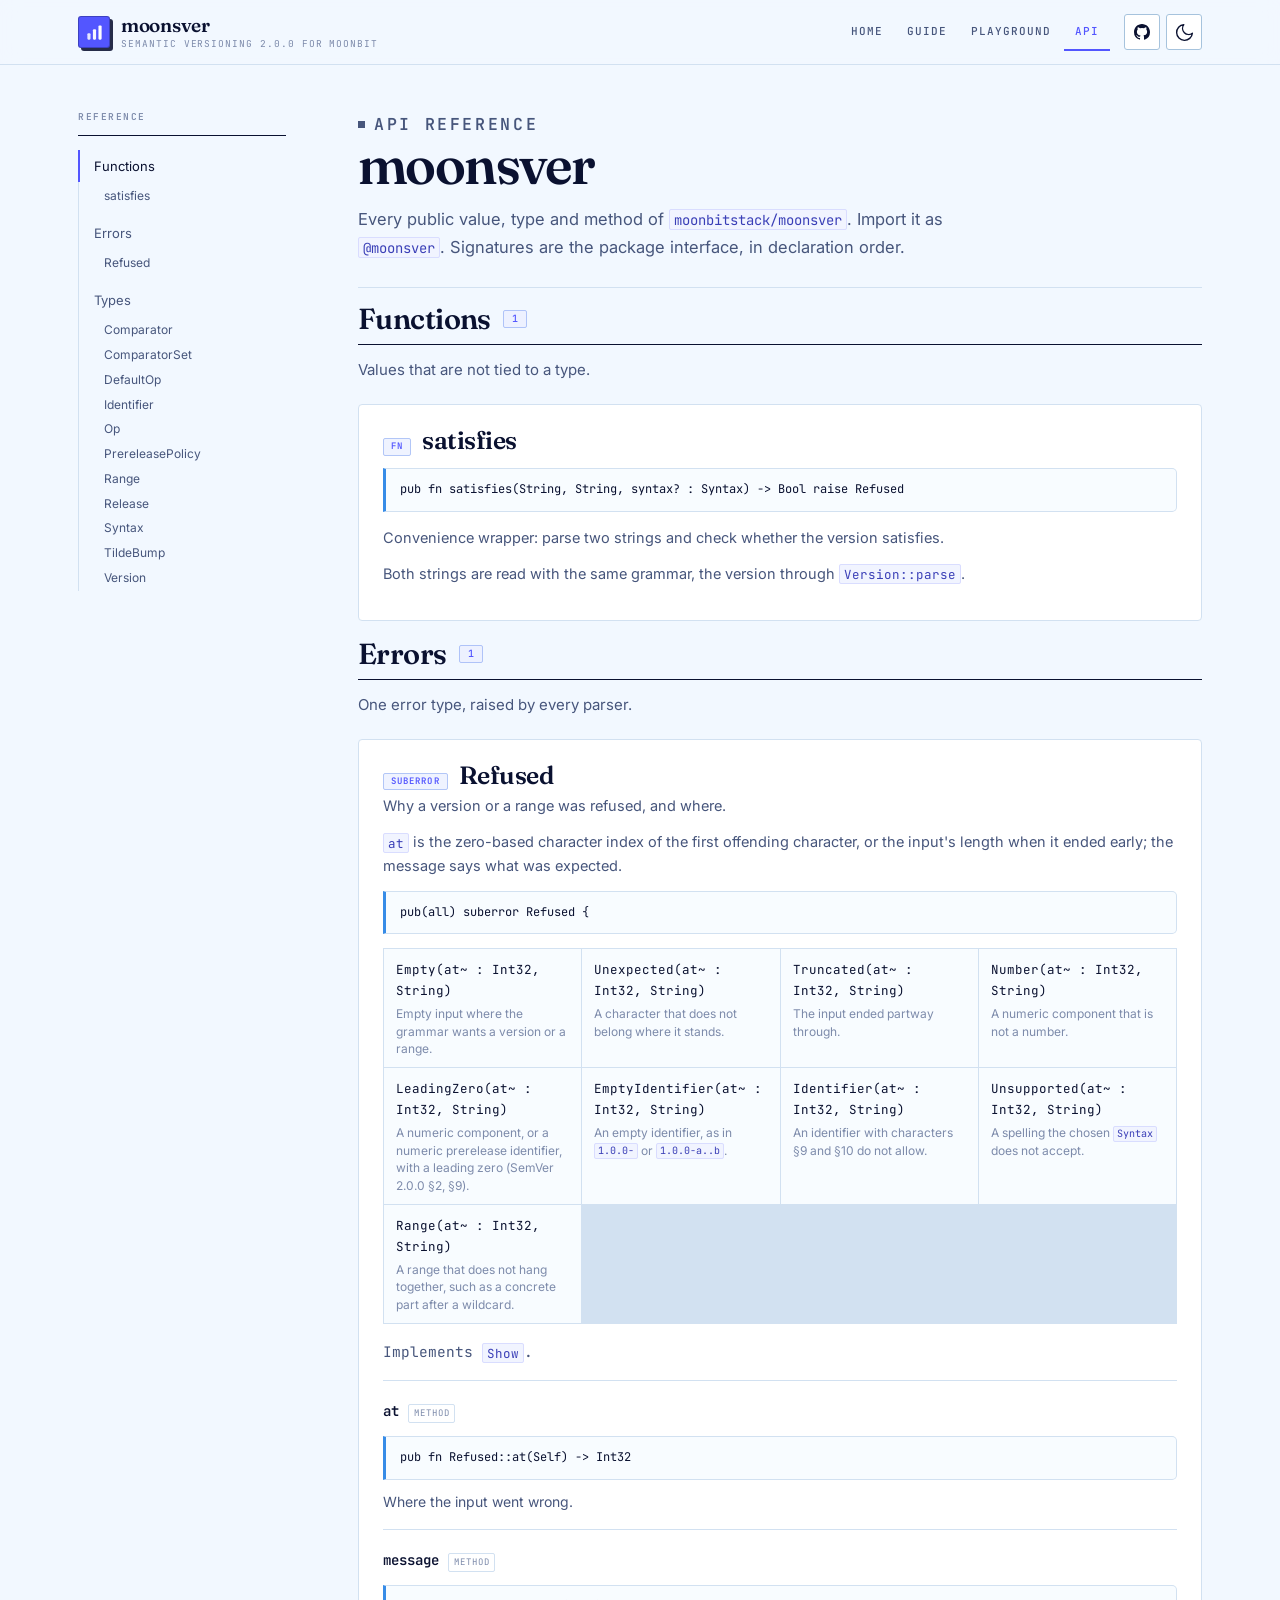
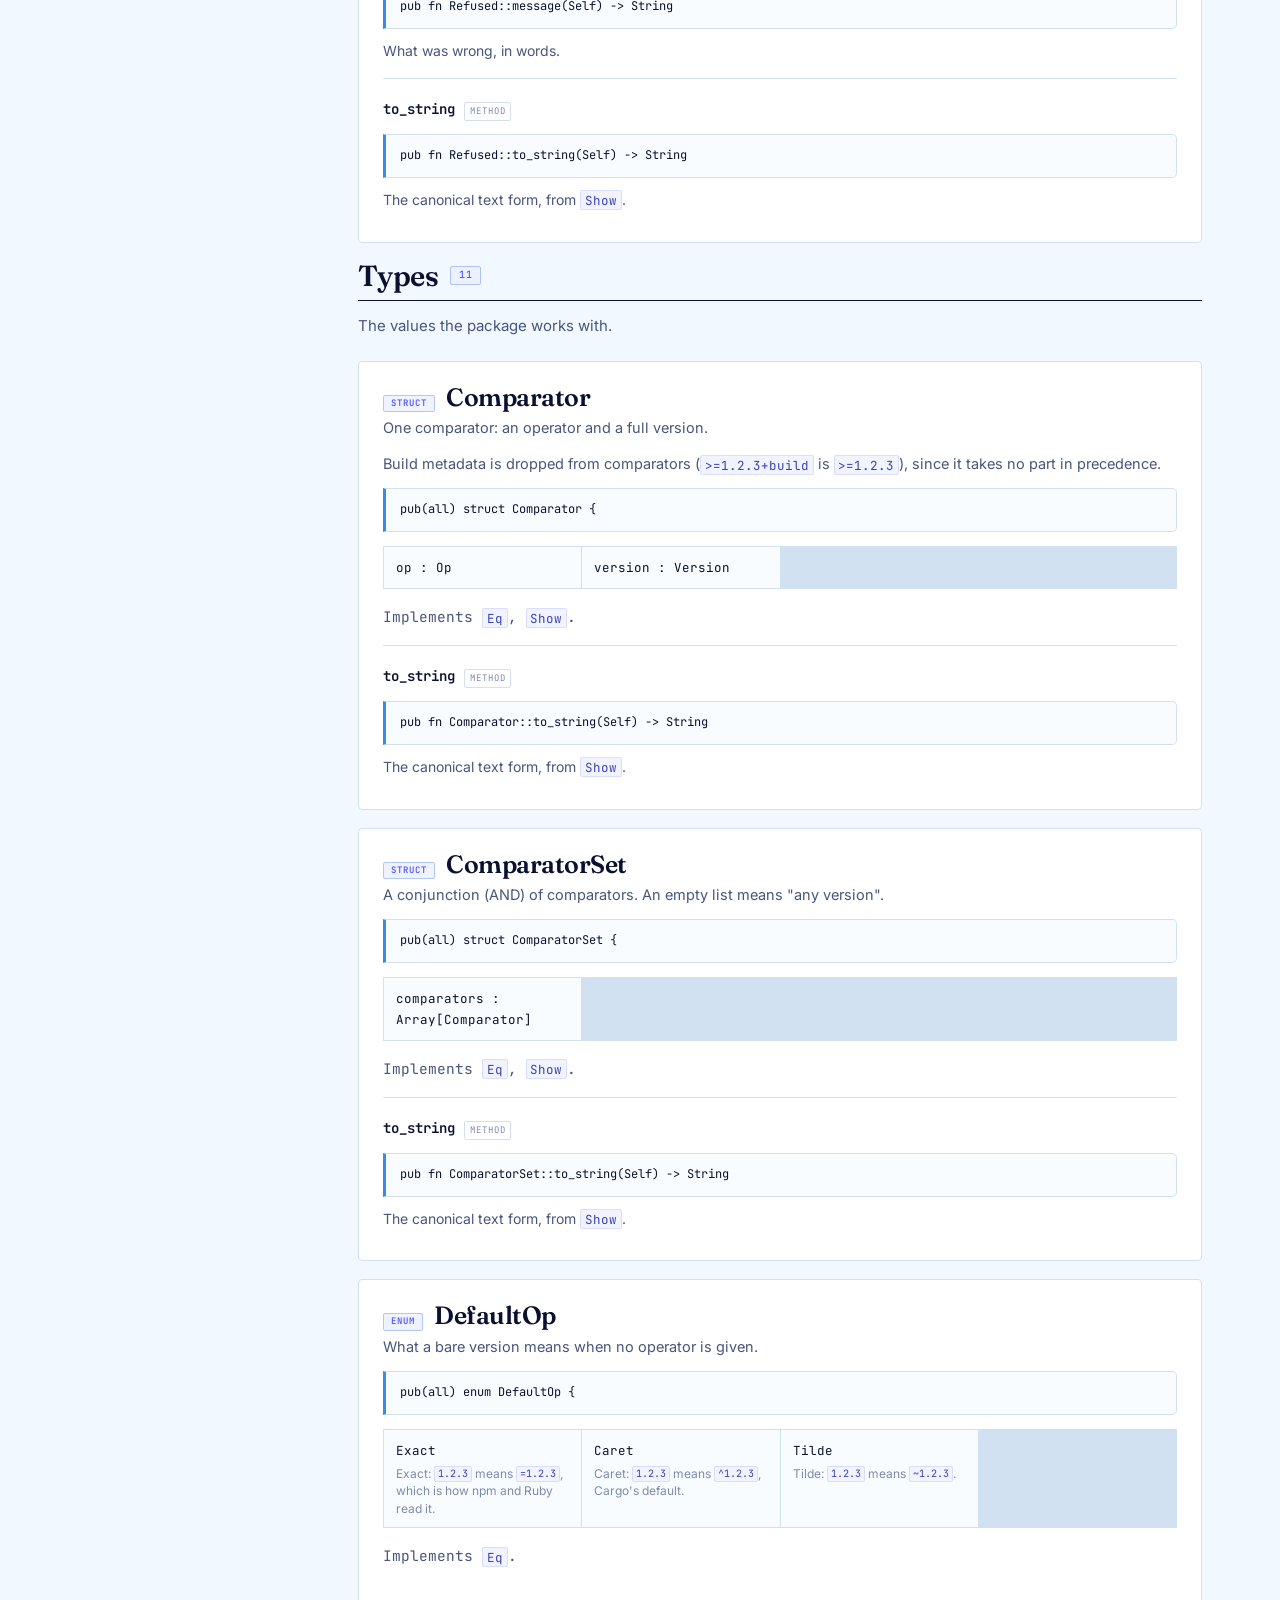
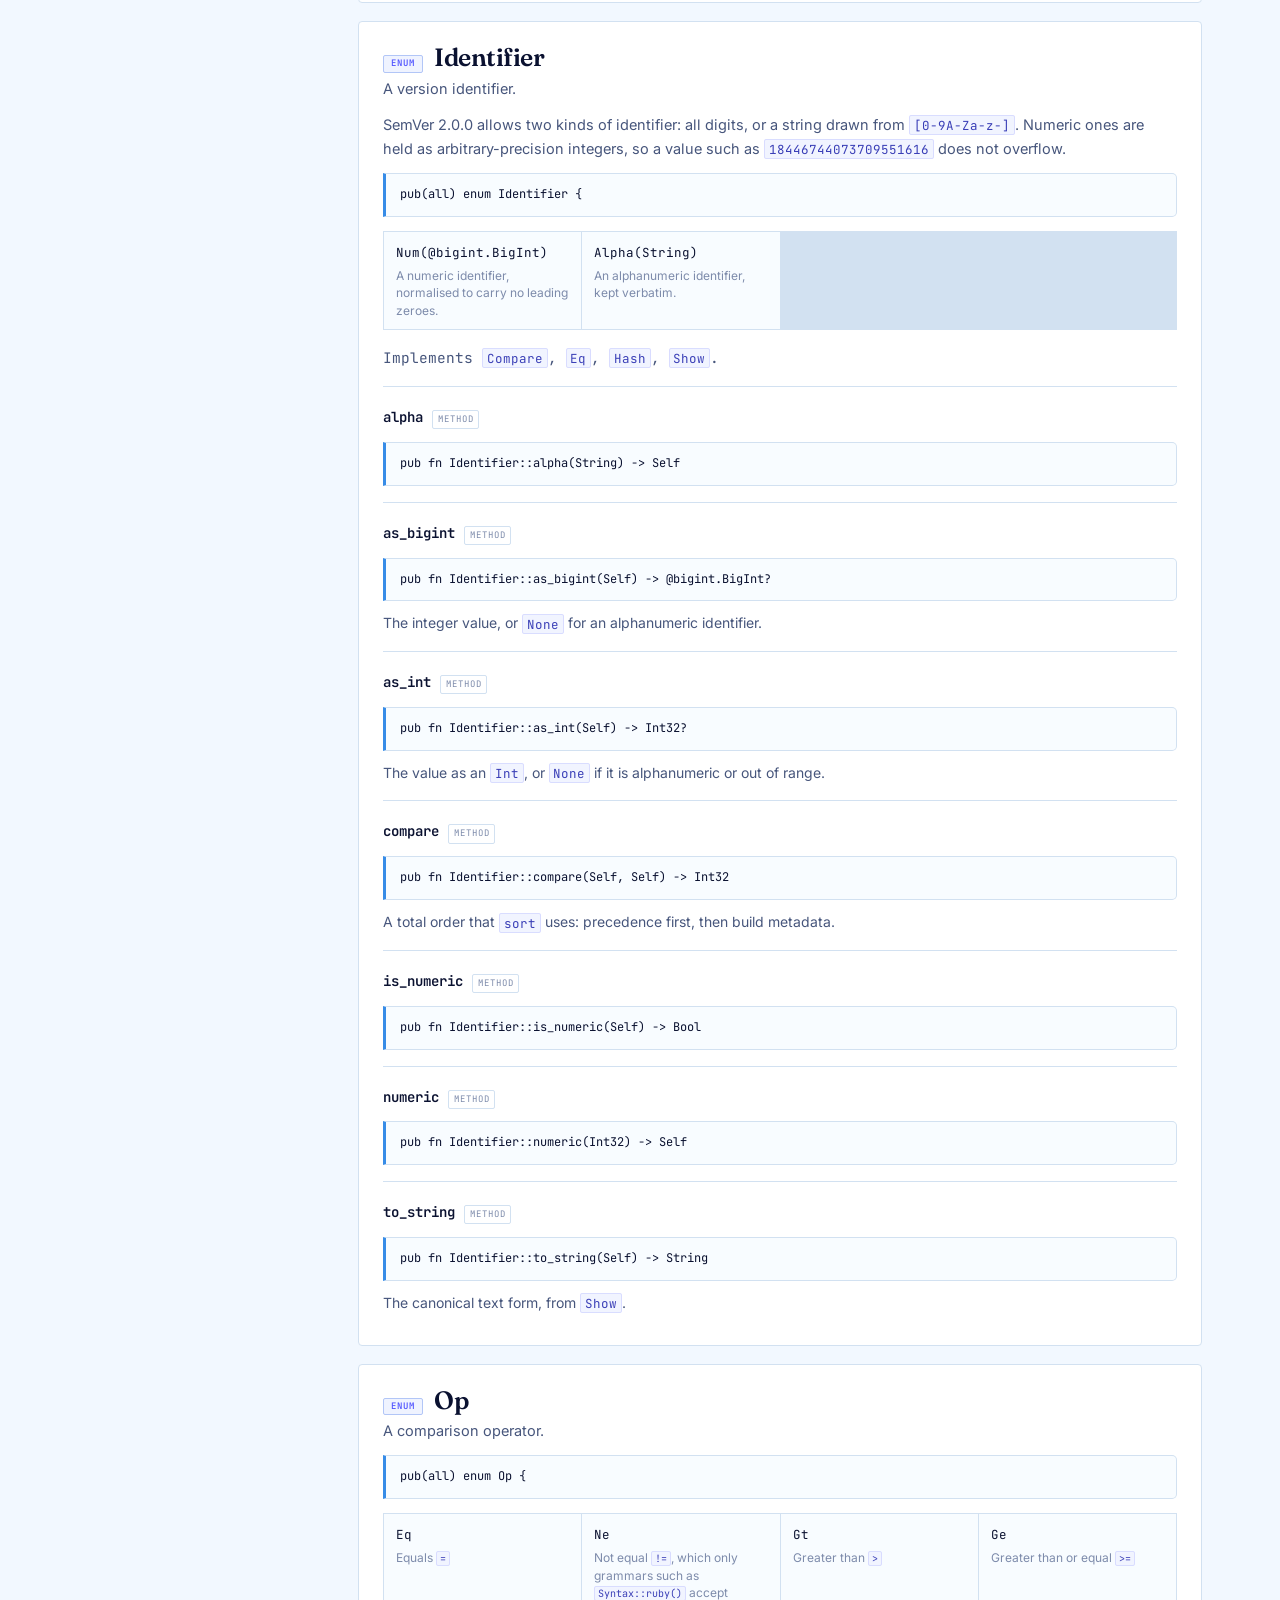
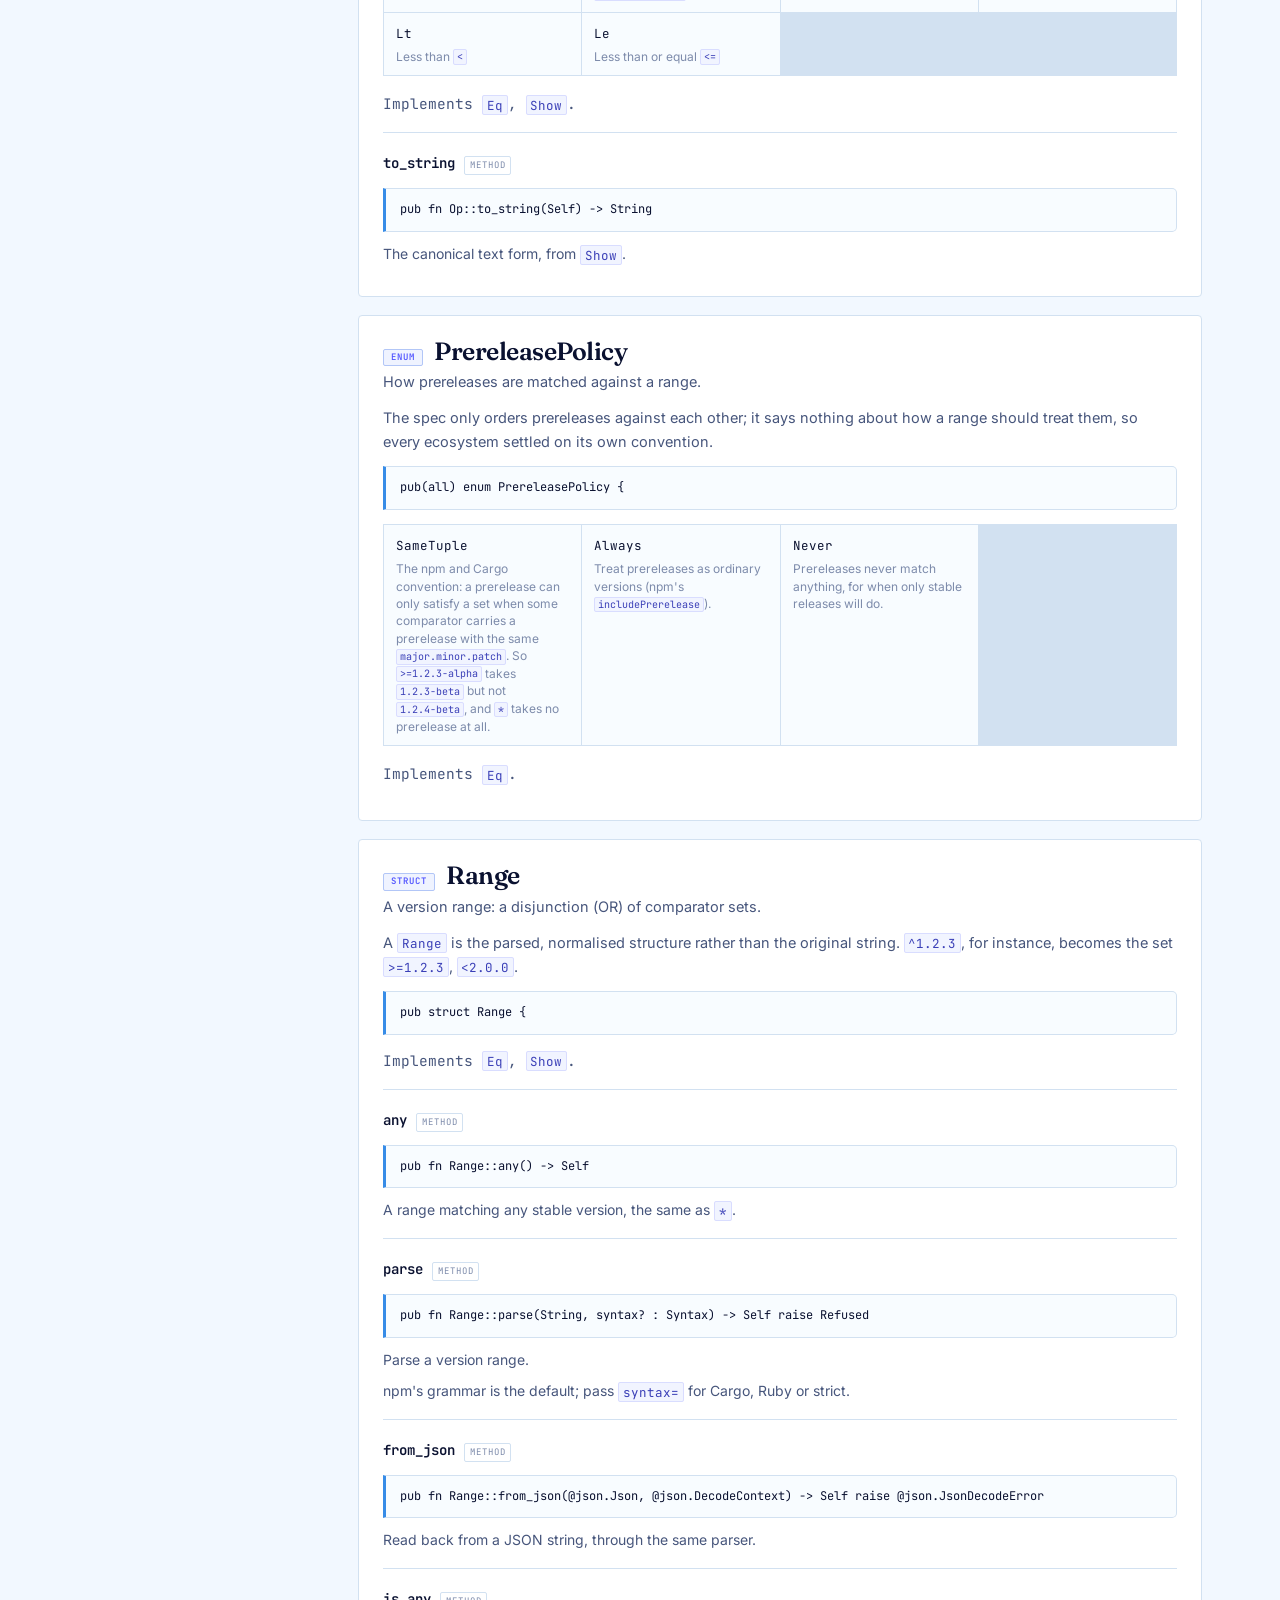
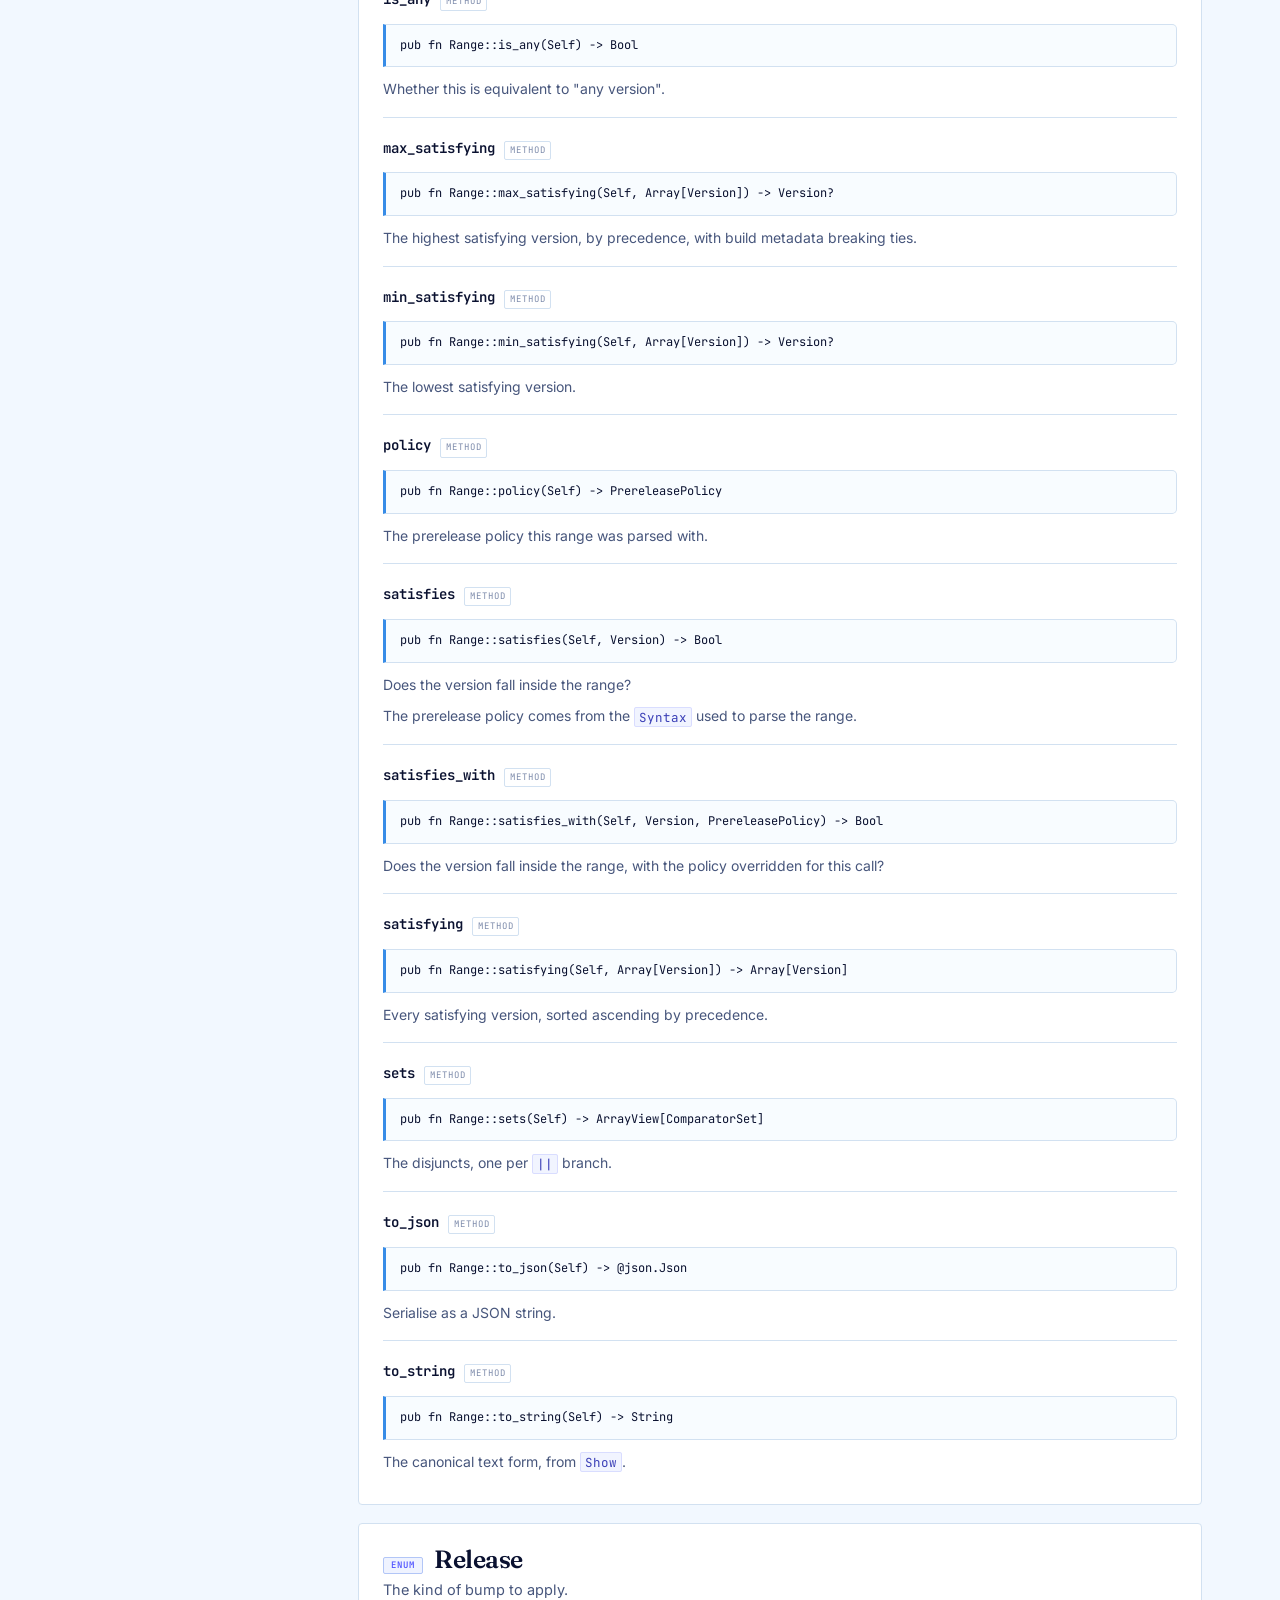
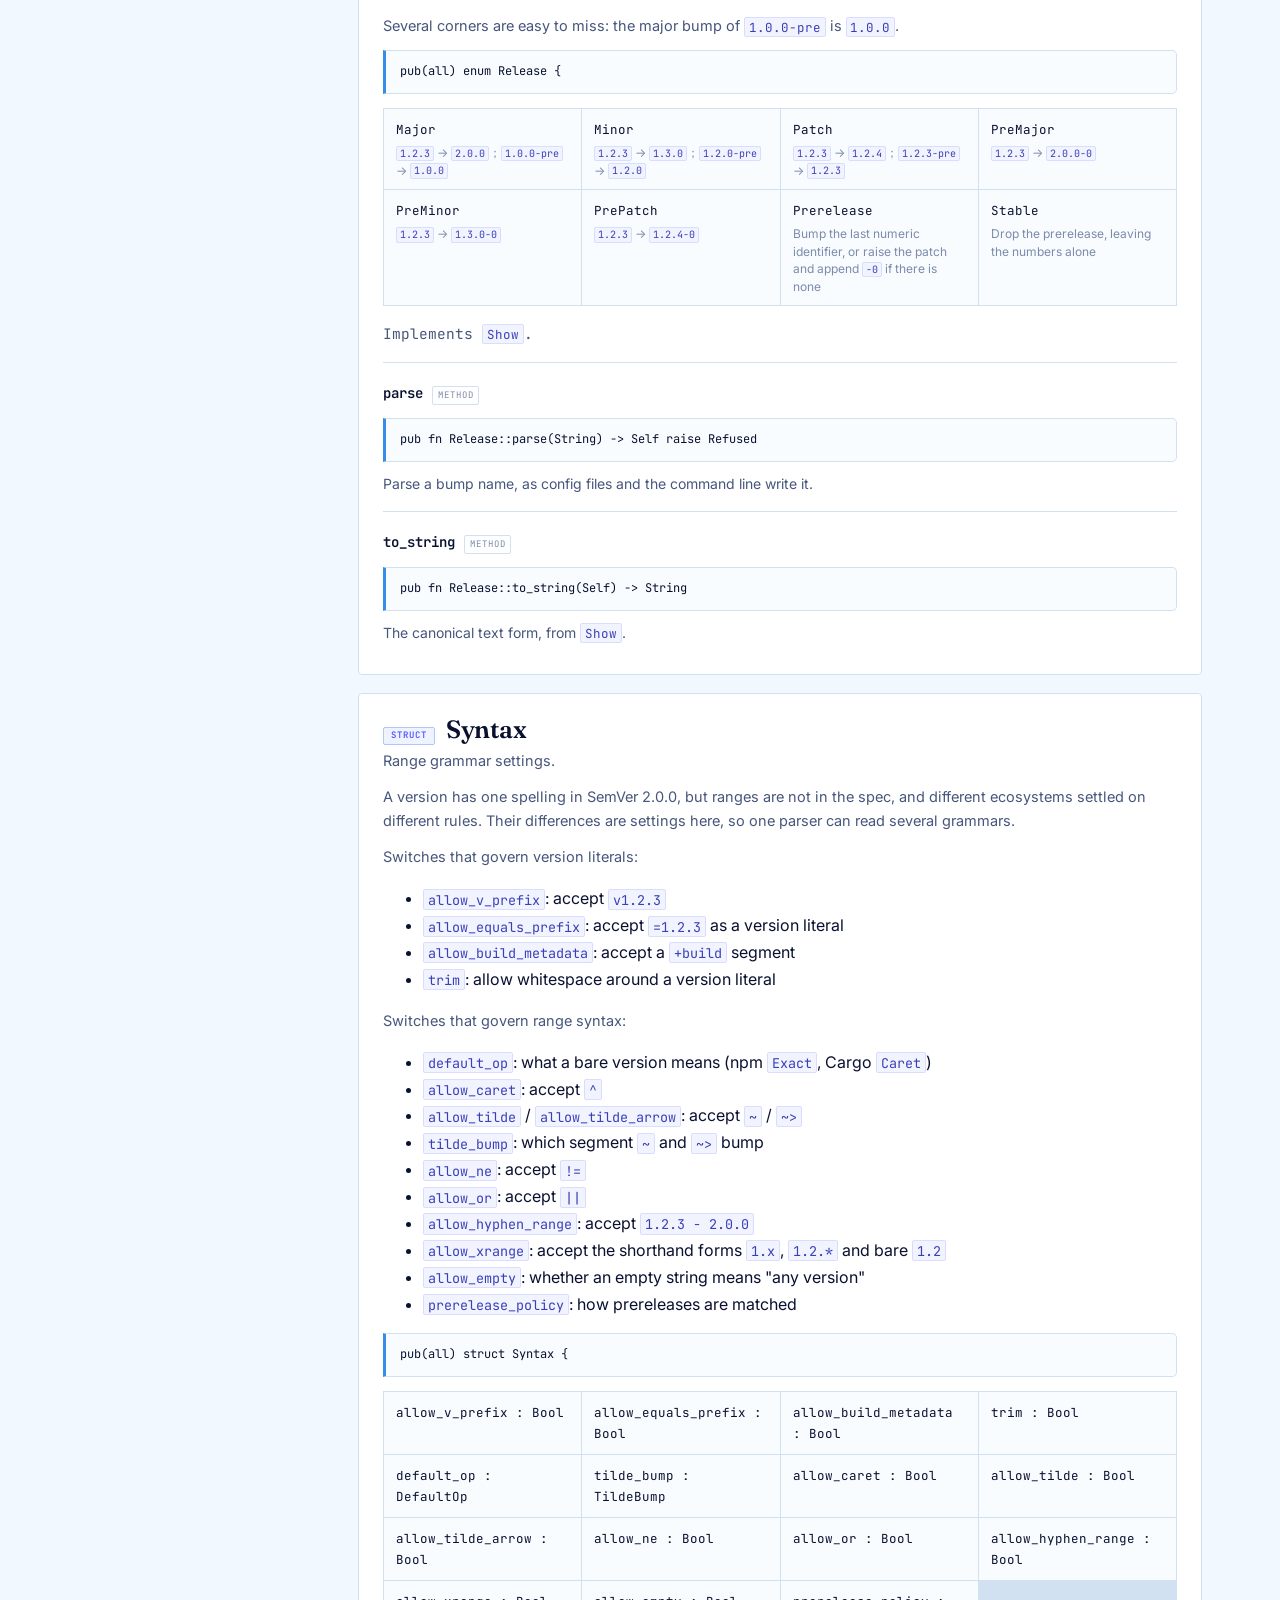
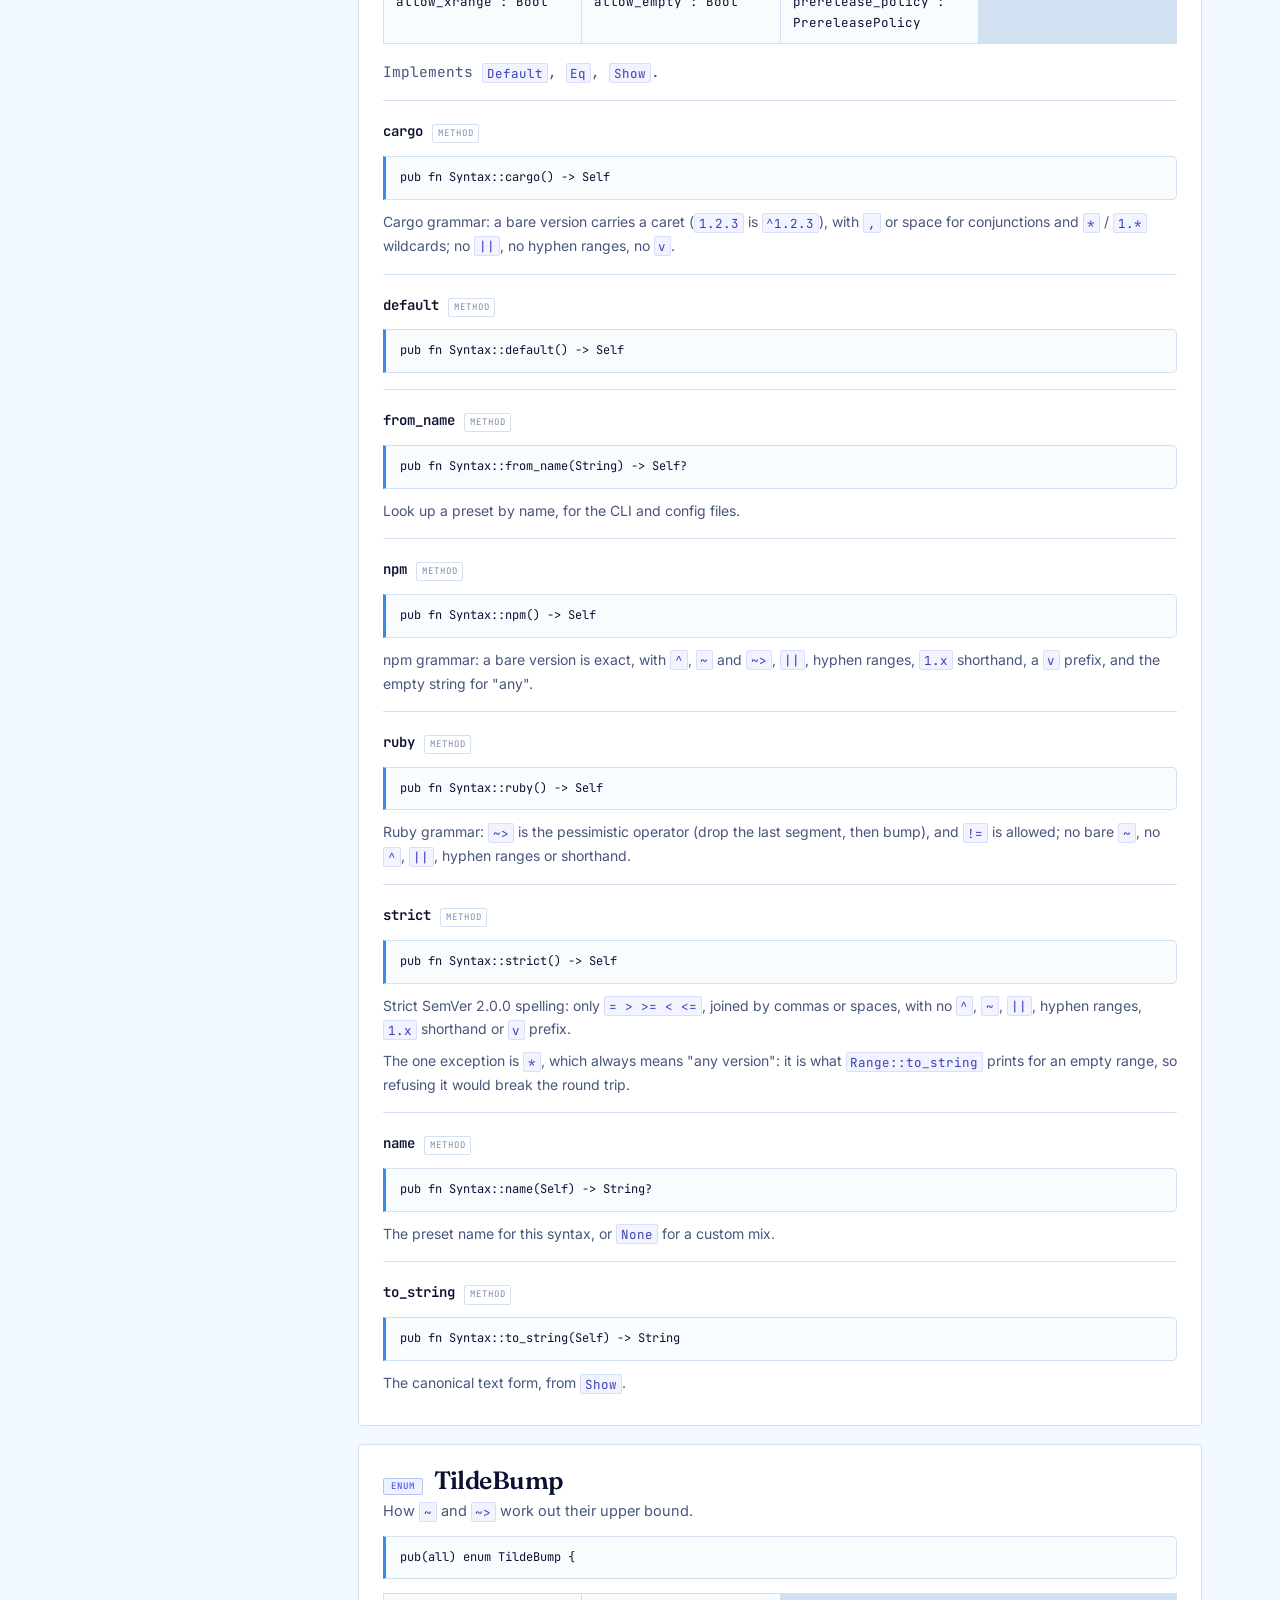
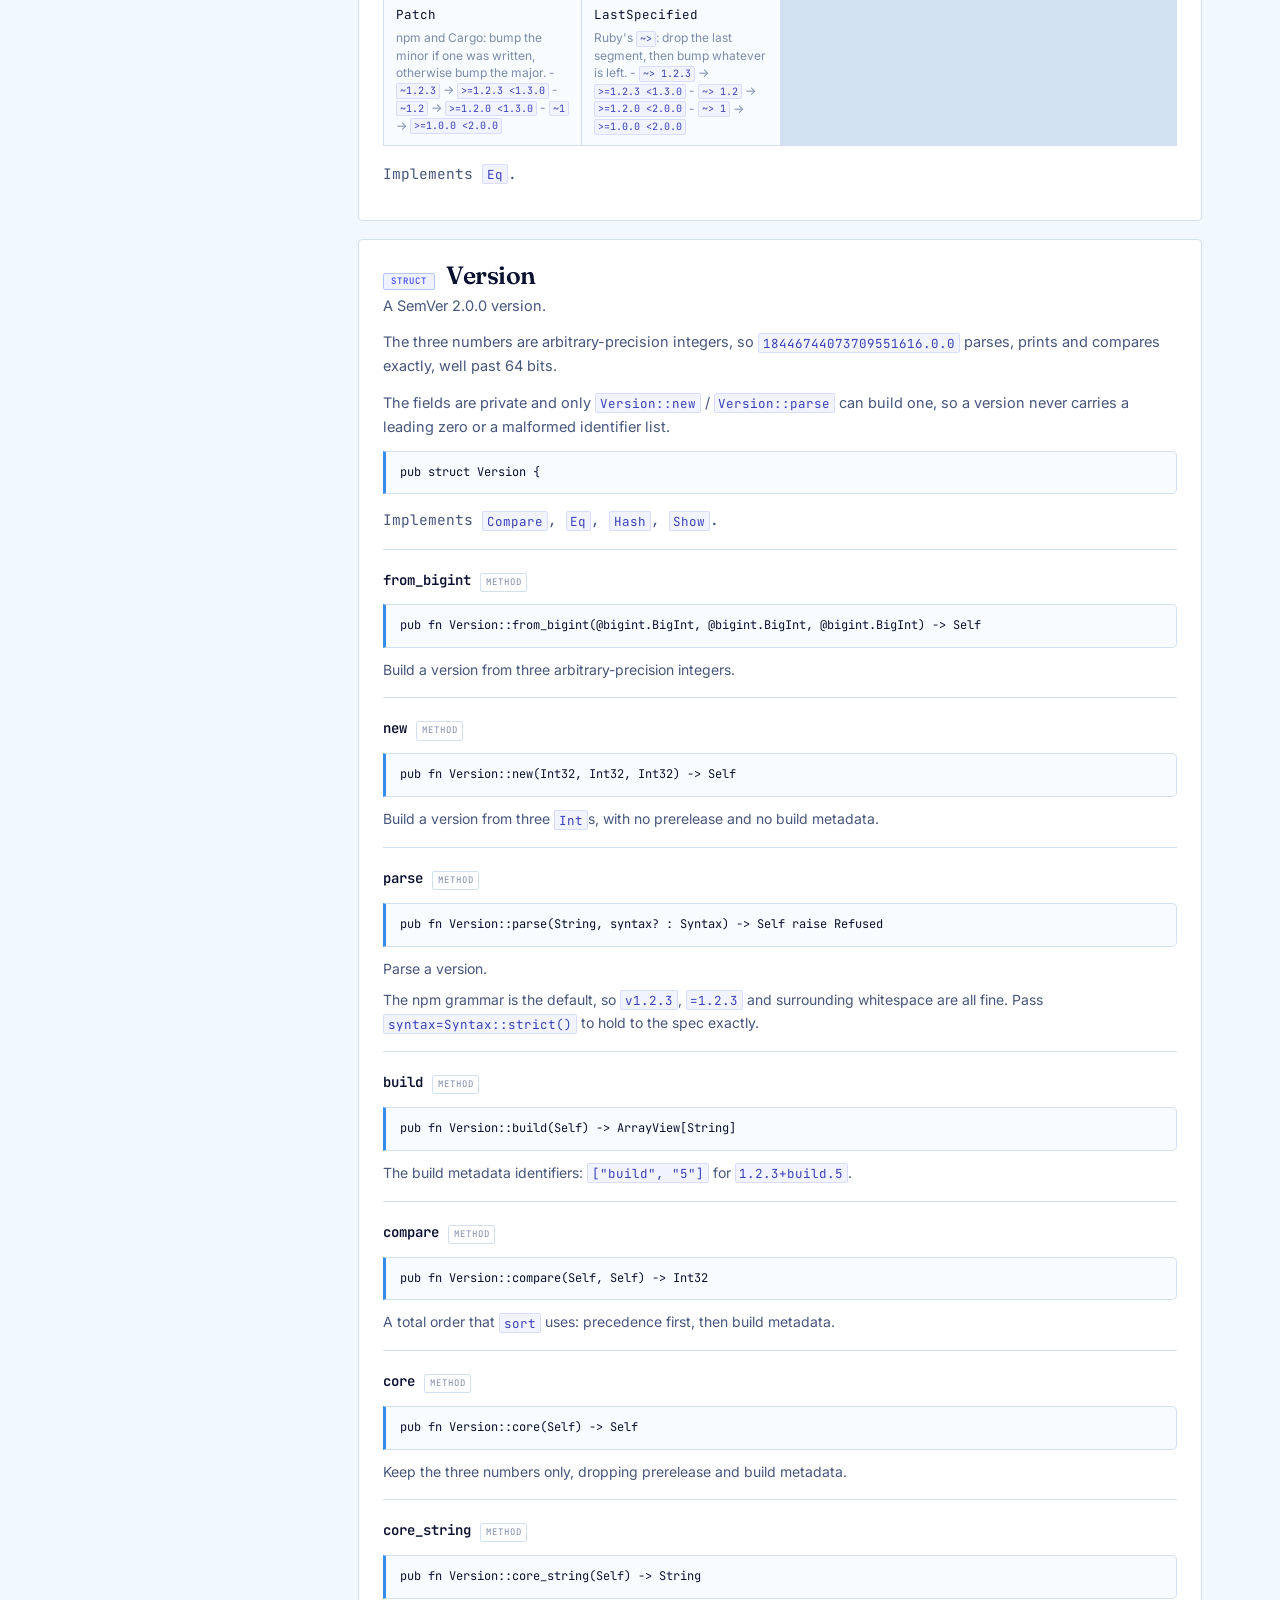
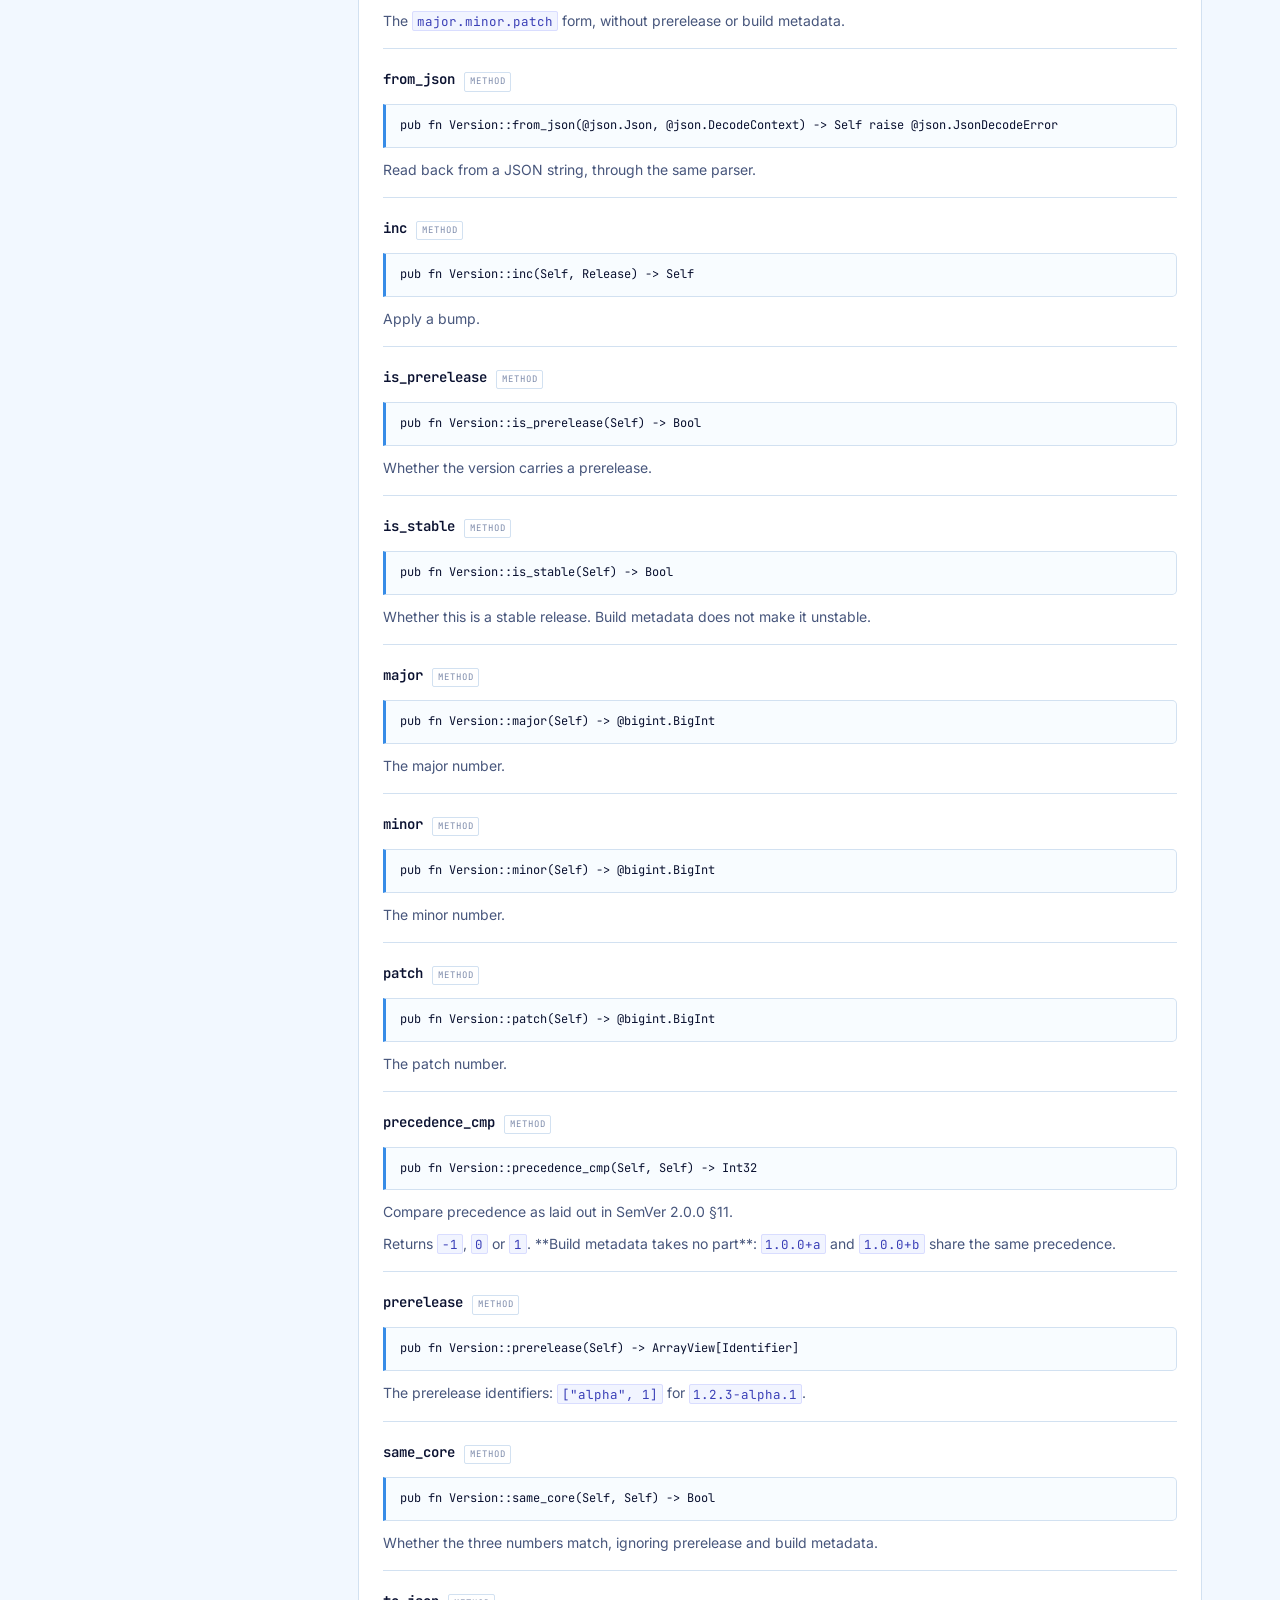
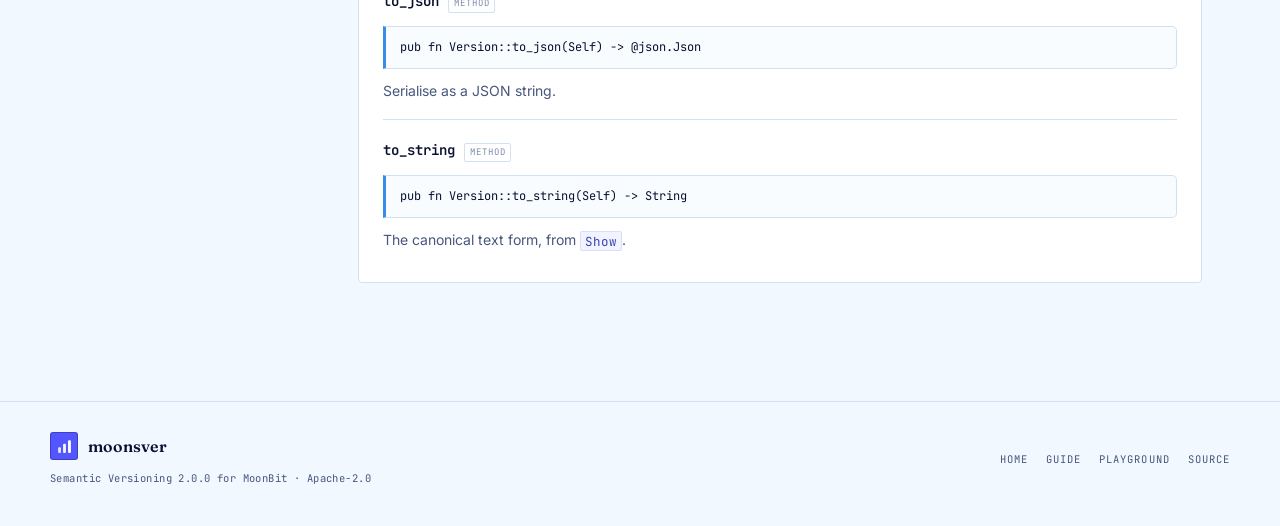
<file: docs/api.html>
<!doctype html>
<html lang="en">
<head>
<meta charset="utf-8">
<meta name="viewport" content="width=device-width, initial-scale=1">
<title>API reference · moonsver</title>
<meta name="description" content="Every public value, type and method of moonbitstack/moonsver, generated from the package interface and its doc comments.">
<link rel="preconnect" href="https://fonts.googleapis.com">
<link rel="preconnect" href="https://fonts.gstatic.com" crossorigin>
<link href="https://fonts.googleapis.com/css2?family=Fraunces:ital,opsz,wght@0,9..144,400;0,9..144,600;0,9..144,700;1,9..144,600&family=Inter:wght@400;500;600;700&family=JetBrains+Mono:wght@400;500;600;700&display=swap" rel="stylesheet">
<link rel="stylesheet" href="assets/site.css">
<script type="module" src="assets/scrollbar.js"></script>
<script>try{var q=new URLSearchParams(location.search).get('theme');var t=q||localStorage.getItem('theme');if(t==='dark'||t==='light')document.documentElement.setAttribute('data-theme',t);}catch(e){}</script>
</head>
<body>
<a class="skip" href="#main">Skip to content</a>

<header class="site-header">
  <div class="bar">
    <a class="brand" href="./" aria-label="moonsver home">
      <span class="brand-mark" aria-hidden="true"><svg viewBox="0 0 24 24" fill="none"><rect x="3" y="13" width="4" height="8" rx="1.3" fill="#fff" opacity=".85"/><rect x="10" y="8" width="4" height="13" rx="1.3" fill="#fff" opacity=".95"/><rect x="17" y="3" width="4" height="18" rx="1.3" fill="#fff"/></svg></span>
      <span class="brand-text"><span class="brand-name">moonsver</span><span class="brand-tag">Semantic Versioning 2.0.0 for MoonBit</span></span>
    </a>
    <nav class="topnav" aria-label="Primary">
      <div class="nav-links">
        <a class="navlink" href="./">Home</a>
        <a class="navlink" href="guide.html">Guide</a>
        <a class="navlink" href="play.html">Playground</a>
        <a class="navlink" href="api.html" aria-current="page">API</a>
      </div>
      <a class="gh" href="https://github.com/moonbitstack/moonsver" aria-label="Source on GitHub" title="Source on GitHub"><svg viewBox="0 0 16 16" aria-hidden="true"><path fill="currentColor" d="M8 0C3.58 0 0 3.58 0 8a8 8 0 0 0 5.47 7.59c.4.07.55-.17.55-.38v-1.33c-2.23.48-2.7-1.07-2.7-1.07-.36-.92-.89-1.17-.89-1.17-.73-.5.06-.49.06-.49.8.06 1.23.83 1.23.83.72 1.22 1.88.87 2.34.66.07-.52.28-.87.5-1.07-1.78-.2-3.65-.89-3.65-3.95 0-.87.31-1.59.82-2.15-.08-.2-.36-1.02.08-2.12 0 0 .67-.21 2.2.82a7.6 7.6 0 0 1 4 0c1.53-1.04 2.2-.82 2.2-.82.44 1.1.16 1.92.08 2.12.51.56.82 1.27.82 2.15 0 3.07-1.87 3.75-3.65 3.95.29.25.54.73.54 1.48v2.2c0 .21.15.46.55.38A8 8 0 0 0 16 8c0-4.42-3.58-8-8-8Z"/></svg></a>
      <button class="theme-btn" type="button" aria-label="Toggle theme">
        <svg class="i-sun" viewBox="0 0 24 24" fill="none" stroke="currentColor" stroke-width="2" stroke-linecap="round"><circle cx="12" cy="12" r="4"/><path d="M12 2v2M12 20v2M4.9 4.9l1.4 1.4M17.7 17.7l1.4 1.4M2 12h2M20 12h2M4.9 19.1l1.4-1.4M17.7 6.3l1.4-1.4"/></svg>
        <svg class="i-moon" viewBox="0 0 24 24" fill="none" stroke="currentColor" stroke-width="2" stroke-linecap="round" stroke-linejoin="round"><path d="M21 12.8A9 9 0 1 1 11.2 3a7 7 0 0 0 9.8 9.8Z"/></svg>
      </button>
      <button class="menu-btn theme-btn" type="button" aria-expanded="false" aria-label="Menu"><svg viewBox="0 0 24 24" fill="none" stroke="currentColor" stroke-width="2" stroke-linecap="round"><path d="M3 7.5h18M3 12h18M3 16.5h18"/></svg></button>
    </nav>
  </div>
</header>

<main id="main" class="wrap">
  <div class="doc">
    <aside class="doc-side">
      <p class="label">Reference</p>
      <ul class="toc"><li><a href="#g-functions">Functions</a><ul class="sub">
<li><a href="#moonsver-satisfies">satisfies</a></li>
</ul></li>
<li><a href="#g-errors">Errors</a><ul class="sub">
<li><a href="#moonsver-refused">Refused</a></li>
</ul></li>
<li><a href="#g-types">Types</a><ul class="sub">
<li><a href="#moonsver-comparator">Comparator</a></li>
<li><a href="#moonsver-comparatorset">ComparatorSet</a></li>
<li><a href="#moonsver-defaultop">DefaultOp</a></li>
<li><a href="#moonsver-identifier">Identifier</a></li>
<li><a href="#moonsver-op">Op</a></li>
<li><a href="#moonsver-prereleasepolicy">PrereleasePolicy</a></li>
<li><a href="#moonsver-range">Range</a></li>
<li><a href="#moonsver-release">Release</a></li>
<li><a href="#moonsver-syntax">Syntax</a></li>
<li><a href="#moonsver-tildebump">TildeBump</a></li>
<li><a href="#moonsver-version">Version</a></li>
</ul></li></ul>
    </aside>
    <article class="doc-main">
      <div class="page-head">
        <p class="eyebrow">API reference</p>
        <h1>moonsver</h1>
        <p>Every public value, type and method of <code>moonbitstack/moonsver</code>. Import it as <code>@moonsver</code>. Signatures are the package interface, in declaration order.</p>
      </div>
      <div class="ref"><section class="ref-group" id="g-functions">
<h2>Functions <span class="count">1</span></h2>
<p>Values that are not tied to a type.</p>
<div class="type-card" id="moonsver-satisfies"><h3><span class="kind">fn</span>satisfies<a class="anchor-link" href="#moonsver-satisfies">#</a></h3><pre class="sig">pub fn satisfies(String, String, syntax? : Syntax) -&gt; Bool raise Refused</pre><p>Convenience wrapper: parse two strings and check whether the version satisfies.</p><p>Both strings are read with the same grammar, the version through <code>Version::parse</code>.</p></div>
<section class="ref-group" id="g-errors">
<h2>Errors <span class="count">1</span></h2>
<p>One error type, raised by every parser.</p>
<div class="type-card" id="moonsver-refused"><h3><span class="kind">suberror</span>Refused<a class="anchor-link" href="#moonsver-refused">#</a></h3><p>Why a version or a range was refused, and where.</p><p><code>at</code> is the zero-based character index of the first offending character, or the input's length when it ended early; the message says what was expected.</p><pre class="sig">pub(all) suberror Refused {</pre><ul class="variants"><li>Empty(at~ : Int32, String)<small>Empty input where the grammar wants a version or a range.</small></li><li>Unexpected(at~ : Int32, String)<small>A character that does not belong where it stands.</small></li><li>Truncated(at~ : Int32, String)<small>The input ended partway through.</small></li><li>Number(at~ : Int32, String)<small>A numeric component that is not a number.</small></li><li>LeadingZero(at~ : Int32, String)<small>A numeric component, or a numeric prerelease identifier, with a leading zero
(SemVer 2.0.0 §2, §9).</small></li><li>EmptyIdentifier(at~ : Int32, String)<small>An empty identifier, as in <code>1.0.0-</code> or <code>1.0.0-a..b</code>.</small></li><li>Identifier(at~ : Int32, String)<small>An identifier with characters §9 and §10 do not allow.</small></li><li>Unsupported(at~ : Int32, String)<small>A spelling the chosen <code>Syntax</code> does not accept.</small></li><li>Range(at~ : Int32, String)<small>A range that does not hang together, such as a concrete part after a wildcard.</small></li></ul><p class="impls">Implements <code>Show</code>.</p><div class="member" id="moonsver-refused-at"><div class="mhead"><span class="mname">at</span><span class="mk">method</span><a class="anchor-link" href="#moonsver-refused-at">#</a></div><pre class="sig">pub fn Refused::at(Self) -&gt; Int32</pre><p>Where the input went wrong.</p></div><div class="member" id="moonsver-refused-message"><div class="mhead"><span class="mname">message</span><span class="mk">method</span><a class="anchor-link" href="#moonsver-refused-message">#</a></div><pre class="sig">pub fn Refused::message(Self) -&gt; String</pre><p>What was wrong, in words.</p></div><div class="member" id="moonsver-refused-to_string"><div class="mhead"><span class="mname">to_string</span><span class="mk">method</span><a class="anchor-link" href="#moonsver-refused-to_string">#</a></div><pre class="sig">pub fn Refused::to_string(Self) -&gt; String</pre><p>The canonical text form, from <code>Show</code>.</p></div></div>
<section class="ref-group" id="g-types">
<h2>Types <span class="count">11</span></h2>
<p>The values the package works with.</p>
<div class="type-card" id="moonsver-comparator"><h3><span class="kind">struct</span>Comparator<a class="anchor-link" href="#moonsver-comparator">#</a></h3><p>One comparator: an operator and a full version.</p><p>Build metadata is dropped from comparators (<code>&gt;=1.2.3+build</code> is <code>&gt;=1.2.3</code>), since it takes no part in precedence.</p><pre class="sig">pub(all) struct Comparator {</pre><ul class="variants"><li>op : Op</li><li>version : Version</li></ul><p class="impls">Implements <code>Eq</code>, <code>Show</code>.</p><div class="member" id="moonsver-comparator-to_string"><div class="mhead"><span class="mname">to_string</span><span class="mk">method</span><a class="anchor-link" href="#moonsver-comparator-to_string">#</a></div><pre class="sig">pub fn Comparator::to_string(Self) -&gt; String</pre><p>The canonical text form, from <code>Show</code>.</p></div></div>
<div class="type-card" id="moonsver-comparatorset"><h3><span class="kind">struct</span>ComparatorSet<a class="anchor-link" href="#moonsver-comparatorset">#</a></h3><p>A conjunction (AND) of comparators. An empty list means "any version".</p><pre class="sig">pub(all) struct ComparatorSet {</pre><ul class="variants"><li>comparators : Array[Comparator]</li></ul><p class="impls">Implements <code>Eq</code>, <code>Show</code>.</p><div class="member" id="moonsver-comparatorset-to_string"><div class="mhead"><span class="mname">to_string</span><span class="mk">method</span><a class="anchor-link" href="#moonsver-comparatorset-to_string">#</a></div><pre class="sig">pub fn ComparatorSet::to_string(Self) -&gt; String</pre><p>The canonical text form, from <code>Show</code>.</p></div></div>
<div class="type-card" id="moonsver-defaultop"><h3><span class="kind">enum</span>DefaultOp<a class="anchor-link" href="#moonsver-defaultop">#</a></h3><p>What a bare version means when no operator is given.</p><pre class="sig">pub(all) enum DefaultOp {</pre><ul class="variants"><li>Exact<small>Exact: <code>1.2.3</code> means <code>=1.2.3</code>, which is how npm and Ruby read it.</small></li><li>Caret<small>Caret: <code>1.2.3</code> means <code>^1.2.3</code>, Cargo's default.</small></li><li>Tilde<small>Tilde: <code>1.2.3</code> means <code>~1.2.3</code>.</small></li></ul><p class="impls">Implements <code>Eq</code>.</p></div>
<div class="type-card" id="moonsver-identifier"><h3><span class="kind">enum</span>Identifier<a class="anchor-link" href="#moonsver-identifier">#</a></h3><p>A version identifier.</p><p>SemVer 2.0.0 allows two kinds of identifier: all digits, or a string drawn from <code>[0-9A-Za-z-]</code>. Numeric ones are held as arbitrary-precision integers, so a value such as <code>18446744073709551616</code> does not overflow.</p><pre class="sig">pub(all) enum Identifier {</pre><ul class="variants"><li>Num(@bigint.BigInt)<small>A numeric identifier, normalised to carry no leading zeroes.</small></li><li>Alpha(String)<small>An alphanumeric identifier, kept verbatim.</small></li></ul><p class="impls">Implements <code>Compare</code>, <code>Eq</code>, <code>Hash</code>, <code>Show</code>.</p><div class="member" id="moonsver-identifier-alpha"><div class="mhead"><span class="mname">alpha</span><span class="mk">method</span><a class="anchor-link" href="#moonsver-identifier-alpha">#</a></div><pre class="sig">pub fn Identifier::alpha(String) -&gt; Self</pre></div><div class="member" id="moonsver-identifier-as_bigint"><div class="mhead"><span class="mname">as_bigint</span><span class="mk">method</span><a class="anchor-link" href="#moonsver-identifier-as_bigint">#</a></div><pre class="sig">pub fn Identifier::as_bigint(Self) -&gt; @bigint.BigInt?</pre><p>The integer value, or <code>None</code> for an alphanumeric identifier.</p></div><div class="member" id="moonsver-identifier-as_int"><div class="mhead"><span class="mname">as_int</span><span class="mk">method</span><a class="anchor-link" href="#moonsver-identifier-as_int">#</a></div><pre class="sig">pub fn Identifier::as_int(Self) -&gt; Int32?</pre><p>The value as an <code>Int</code>, or <code>None</code> if it is alphanumeric or out of range.</p></div><div class="member" id="moonsver-identifier-compare"><div class="mhead"><span class="mname">compare</span><span class="mk">method</span><a class="anchor-link" href="#moonsver-identifier-compare">#</a></div><pre class="sig">pub fn Identifier::compare(Self, Self) -&gt; Int32</pre><p>A total order that <code>sort</code> uses: precedence first, then build metadata.</p></div><div class="member" id="moonsver-identifier-is_numeric"><div class="mhead"><span class="mname">is_numeric</span><span class="mk">method</span><a class="anchor-link" href="#moonsver-identifier-is_numeric">#</a></div><pre class="sig">pub fn Identifier::is_numeric(Self) -&gt; Bool</pre></div><div class="member" id="moonsver-identifier-numeric"><div class="mhead"><span class="mname">numeric</span><span class="mk">method</span><a class="anchor-link" href="#moonsver-identifier-numeric">#</a></div><pre class="sig">pub fn Identifier::numeric(Int32) -&gt; Self</pre></div><div class="member" id="moonsver-identifier-to_string"><div class="mhead"><span class="mname">to_string</span><span class="mk">method</span><a class="anchor-link" href="#moonsver-identifier-to_string">#</a></div><pre class="sig">pub fn Identifier::to_string(Self) -&gt; String</pre><p>The canonical text form, from <code>Show</code>.</p></div></div>
<div class="type-card" id="moonsver-op"><h3><span class="kind">enum</span>Op<a class="anchor-link" href="#moonsver-op">#</a></h3><p>A comparison operator.</p><pre class="sig">pub(all) enum Op {</pre><ul class="variants"><li>Eq<small>Equals <code>=</code></small></li><li>Ne<small>Not equal <code>!=</code>, which only grammars such as <code>Syntax::ruby()</code> accept</small></li><li>Gt<small>Greater than <code>&gt;</code></small></li><li>Ge<small>Greater than or equal <code>&gt;=</code></small></li><li>Lt<small>Less than <code>&lt;</code></small></li><li>Le<small>Less than or equal <code>&lt;=</code></small></li></ul><p class="impls">Implements <code>Eq</code>, <code>Show</code>.</p><div class="member" id="moonsver-op-to_string"><div class="mhead"><span class="mname">to_string</span><span class="mk">method</span><a class="anchor-link" href="#moonsver-op-to_string">#</a></div><pre class="sig">pub fn Op::to_string(Self) -&gt; String</pre><p>The canonical text form, from <code>Show</code>.</p></div></div>
<div class="type-card" id="moonsver-prereleasepolicy"><h3><span class="kind">enum</span>PrereleasePolicy<a class="anchor-link" href="#moonsver-prereleasepolicy">#</a></h3><p>How prereleases are matched against a range.</p><p>The spec only orders prereleases against each other; it says nothing about how a range should treat them, so every ecosystem settled on its own convention.</p><pre class="sig">pub(all) enum PrereleasePolicy {</pre><ul class="variants"><li>SameTuple<small>The npm and Cargo convention: a prerelease can only satisfy a set when some
comparator carries a prerelease with the same <code>major.minor.patch</code>.

So <code>&gt;=1.2.3-alpha</code> takes <code>1.2.3-beta</code> but not <code>1.2.4-beta</code>, and <code>*</code> takes no
prerelease at all.</small></li><li>Always<small>Treat prereleases as ordinary versions (npm's <code>includePrerelease</code>).</small></li><li>Never<small>Prereleases never match anything, for when only stable releases will do.</small></li></ul><p class="impls">Implements <code>Eq</code>.</p></div>
<div class="type-card" id="moonsver-range"><h3><span class="kind">struct</span>Range<a class="anchor-link" href="#moonsver-range">#</a></h3><p>A version range: a disjunction (OR) of comparator sets.</p><p>A <code>Range</code> is the parsed, normalised structure rather than the original string. <code>^1.2.3</code>, for instance, becomes the set <code>&gt;=1.2.3</code>, <code>&lt;2.0.0</code>.</p><pre class="sig">pub struct Range {</pre><p class="impls">Implements <code>Eq</code>, <code>Show</code>.</p><div class="member" id="moonsver-range-any"><div class="mhead"><span class="mname">any</span><span class="mk">method</span><a class="anchor-link" href="#moonsver-range-any">#</a></div><pre class="sig">pub fn Range::any() -&gt; Self</pre><p>A range matching any stable version, the same as <code>*</code>.</p></div><div class="member" id="moonsver-range-parse"><div class="mhead"><span class="mname">parse</span><span class="mk">method</span><a class="anchor-link" href="#moonsver-range-parse">#</a></div><pre class="sig">pub fn Range::parse(String, syntax? : Syntax) -&gt; Self raise Refused</pre><p>Parse a version range.</p><p>npm's grammar is the default; pass <code>syntax=</code> for Cargo, Ruby or strict.</p></div><div class="member" id="moonsver-range-from_json"><div class="mhead"><span class="mname">from_json</span><span class="mk">method</span><a class="anchor-link" href="#moonsver-range-from_json">#</a></div><pre class="sig">pub fn Range::from_json(@json.Json, @json.DecodeContext) -&gt; Self raise @json.JsonDecodeError</pre><p>Read back from a JSON string, through the same parser.</p></div><div class="member" id="moonsver-range-is_any"><div class="mhead"><span class="mname">is_any</span><span class="mk">method</span><a class="anchor-link" href="#moonsver-range-is_any">#</a></div><pre class="sig">pub fn Range::is_any(Self) -&gt; Bool</pre><p>Whether this is equivalent to "any version".</p></div><div class="member" id="moonsver-range-max_satisfying"><div class="mhead"><span class="mname">max_satisfying</span><span class="mk">method</span><a class="anchor-link" href="#moonsver-range-max_satisfying">#</a></div><pre class="sig">pub fn Range::max_satisfying(Self, Array[Version]) -&gt; Version?</pre><p>The highest satisfying version, by precedence, with build metadata breaking ties.</p></div><div class="member" id="moonsver-range-min_satisfying"><div class="mhead"><span class="mname">min_satisfying</span><span class="mk">method</span><a class="anchor-link" href="#moonsver-range-min_satisfying">#</a></div><pre class="sig">pub fn Range::min_satisfying(Self, Array[Version]) -&gt; Version?</pre><p>The lowest satisfying version.</p></div><div class="member" id="moonsver-range-policy"><div class="mhead"><span class="mname">policy</span><span class="mk">method</span><a class="anchor-link" href="#moonsver-range-policy">#</a></div><pre class="sig">pub fn Range::policy(Self) -&gt; PrereleasePolicy</pre><p>The prerelease policy this range was parsed with.</p></div><div class="member" id="moonsver-range-satisfies"><div class="mhead"><span class="mname">satisfies</span><span class="mk">method</span><a class="anchor-link" href="#moonsver-range-satisfies">#</a></div><pre class="sig">pub fn Range::satisfies(Self, Version) -&gt; Bool</pre><p>Does the version fall inside the range?</p><p>The prerelease policy comes from the <code>Syntax</code> used to parse the range.</p></div><div class="member" id="moonsver-range-satisfies_with"><div class="mhead"><span class="mname">satisfies_with</span><span class="mk">method</span><a class="anchor-link" href="#moonsver-range-satisfies_with">#</a></div><pre class="sig">pub fn Range::satisfies_with(Self, Version, PrereleasePolicy) -&gt; Bool</pre><p>Does the version fall inside the range, with the policy overridden for this call?</p></div><div class="member" id="moonsver-range-satisfying"><div class="mhead"><span class="mname">satisfying</span><span class="mk">method</span><a class="anchor-link" href="#moonsver-range-satisfying">#</a></div><pre class="sig">pub fn Range::satisfying(Self, Array[Version]) -&gt; Array[Version]</pre><p>Every satisfying version, sorted ascending by precedence.</p></div><div class="member" id="moonsver-range-sets"><div class="mhead"><span class="mname">sets</span><span class="mk">method</span><a class="anchor-link" href="#moonsver-range-sets">#</a></div><pre class="sig">pub fn Range::sets(Self) -&gt; ArrayView[ComparatorSet]</pre><p>The disjuncts, one per <code>||</code> branch.</p></div><div class="member" id="moonsver-range-to_json"><div class="mhead"><span class="mname">to_json</span><span class="mk">method</span><a class="anchor-link" href="#moonsver-range-to_json">#</a></div><pre class="sig">pub fn Range::to_json(Self) -&gt; @json.Json</pre><p>Serialise as a JSON string.</p></div><div class="member" id="moonsver-range-to_string"><div class="mhead"><span class="mname">to_string</span><span class="mk">method</span><a class="anchor-link" href="#moonsver-range-to_string">#</a></div><pre class="sig">pub fn Range::to_string(Self) -&gt; String</pre><p>The canonical text form, from <code>Show</code>.</p></div></div>
<div class="type-card" id="moonsver-release"><h3><span class="kind">enum</span>Release<a class="anchor-link" href="#moonsver-release">#</a></h3><p>The kind of bump to apply.</p><p>Several corners are easy to miss: the major bump of <code>1.0.0-pre</code> is <code>1.0.0</code>.</p><pre class="sig">pub(all) enum Release {</pre><ul class="variants"><li>Major<small><code>1.2.3</code> → <code>2.0.0</code>；<code>1.0.0-pre</code> → <code>1.0.0</code></small></li><li>Minor<small><code>1.2.3</code> → <code>1.3.0</code>；<code>1.2.0-pre</code> → <code>1.2.0</code></small></li><li>Patch<small><code>1.2.3</code> → <code>1.2.4</code>；<code>1.2.3-pre</code> → <code>1.2.3</code></small></li><li>PreMajor<small><code>1.2.3</code> → <code>2.0.0-0</code></small></li><li>PreMinor<small><code>1.2.3</code> → <code>1.3.0-0</code></small></li><li>PrePatch<small><code>1.2.3</code> → <code>1.2.4-0</code></small></li><li>Prerelease<small>Bump the last numeric identifier, or raise the patch and append <code>-0</code> if there is none</small></li><li>Stable<small>Drop the prerelease, leaving the numbers alone</small></li></ul><p class="impls">Implements <code>Show</code>.</p><div class="member" id="moonsver-release-parse"><div class="mhead"><span class="mname">parse</span><span class="mk">method</span><a class="anchor-link" href="#moonsver-release-parse">#</a></div><pre class="sig">pub fn Release::parse(String) -&gt; Self raise Refused</pre><p>Parse a bump name, as config files and the command line write it.</p></div><div class="member" id="moonsver-release-to_string"><div class="mhead"><span class="mname">to_string</span><span class="mk">method</span><a class="anchor-link" href="#moonsver-release-to_string">#</a></div><pre class="sig">pub fn Release::to_string(Self) -&gt; String</pre><p>The canonical text form, from <code>Show</code>.</p></div></div>
<div class="type-card" id="moonsver-syntax"><h3><span class="kind">struct</span>Syntax<a class="anchor-link" href="#moonsver-syntax">#</a></h3><p>Range grammar settings.</p><p>A version has one spelling in SemVer 2.0.0, but ranges are not in the spec, and different ecosystems settled on different rules. Their differences are settings here, so one parser can read several grammars.</p><p>Switches that govern version literals:</p><ul><li><code>allow_v_prefix</code>: accept <code>v1.2.3</code></li><li><code>allow_equals_prefix</code>: accept <code>=1.2.3</code> as a version literal</li><li><code>allow_build_metadata</code>: accept a <code>+build</code> segment</li><li><code>trim</code>: allow whitespace around a version literal</li></ul><p>Switches that govern range syntax:</p><ul><li><code>default_op</code>: what a bare version means (npm <code>Exact</code>, Cargo <code>Caret</code>)</li><li><code>allow_caret</code>: accept <code>^</code></li><li><code>allow_tilde</code> / <code>allow_tilde_arrow</code>: accept <code>~</code> / <code>~&gt;</code></li><li><code>tilde_bump</code>: which segment <code>~</code> and <code>~&gt;</code> bump</li><li><code>allow_ne</code>: accept <code>!=</code></li><li><code>allow_or</code>: accept <code>||</code></li><li><code>allow_hyphen_range</code>: accept <code>1.2.3 - 2.0.0</code></li><li><code>allow_xrange</code>: accept the shorthand forms <code>1.x</code>, <code>1.2.*</code> and bare <code>1.2</code></li><li><code>allow_empty</code>: whether an empty string means "any version"</li><li><code>prerelease_policy</code>: how prereleases are matched</li></ul><pre class="sig">pub(all) struct Syntax {</pre><ul class="variants"><li>allow_v_prefix : Bool</li><li>allow_equals_prefix : Bool</li><li>allow_build_metadata : Bool</li><li>trim : Bool</li><li>default_op : DefaultOp</li><li>tilde_bump : TildeBump</li><li>allow_caret : Bool</li><li>allow_tilde : Bool</li><li>allow_tilde_arrow : Bool</li><li>allow_ne : Bool</li><li>allow_or : Bool</li><li>allow_hyphen_range : Bool</li><li>allow_xrange : Bool</li><li>allow_empty : Bool</li><li>prerelease_policy : PrereleasePolicy</li></ul><p class="impls">Implements <code>Default</code>, <code>Eq</code>, <code>Show</code>.</p><div class="member" id="moonsver-syntax-cargo"><div class="mhead"><span class="mname">cargo</span><span class="mk">method</span><a class="anchor-link" href="#moonsver-syntax-cargo">#</a></div><pre class="sig">pub fn Syntax::cargo() -&gt; Self</pre><p>Cargo grammar: a bare version carries a caret (<code>1.2.3</code> is <code>^1.2.3</code>), with <code>,</code> or space for conjunctions and <code>*</code> / <code>1.*</code> wildcards; no <code>||</code>, no hyphen ranges, no <code>v</code>.</p></div><div class="member" id="moonsver-syntax-default"><div class="mhead"><span class="mname">default</span><span class="mk">method</span><a class="anchor-link" href="#moonsver-syntax-default">#</a></div><pre class="sig">pub fn Syntax::default() -&gt; Self</pre></div><div class="member" id="moonsver-syntax-from_name"><div class="mhead"><span class="mname">from_name</span><span class="mk">method</span><a class="anchor-link" href="#moonsver-syntax-from_name">#</a></div><pre class="sig">pub fn Syntax::from_name(String) -&gt; Self?</pre><p>Look up a preset by name, for the CLI and config files.</p></div><div class="member" id="moonsver-syntax-npm"><div class="mhead"><span class="mname">npm</span><span class="mk">method</span><a class="anchor-link" href="#moonsver-syntax-npm">#</a></div><pre class="sig">pub fn Syntax::npm() -&gt; Self</pre><p>npm grammar: a bare version is exact, with <code>^</code>, <code>~</code> and <code>~&gt;</code>, <code>||</code>, hyphen ranges, <code>1.x</code> shorthand, a <code>v</code> prefix, and the empty string for "any".</p></div><div class="member" id="moonsver-syntax-ruby"><div class="mhead"><span class="mname">ruby</span><span class="mk">method</span><a class="anchor-link" href="#moonsver-syntax-ruby">#</a></div><pre class="sig">pub fn Syntax::ruby() -&gt; Self</pre><p>Ruby grammar: <code>~&gt;</code> is the pessimistic operator (drop the last segment, then bump), and <code>!=</code> is allowed; no bare <code>~</code>, no <code>^</code>, <code>||</code>, hyphen ranges or shorthand.</p></div><div class="member" id="moonsver-syntax-strict"><div class="mhead"><span class="mname">strict</span><span class="mk">method</span><a class="anchor-link" href="#moonsver-syntax-strict">#</a></div><pre class="sig">pub fn Syntax::strict() -&gt; Self</pre><p>Strict SemVer 2.0.0 spelling: only <code>= &gt; &gt;= &lt; &lt;=</code>, joined by commas or spaces, with no <code>^</code>, <code>~</code>, <code>||</code>, hyphen ranges, <code>1.x</code> shorthand or <code>v</code> prefix.</p><p>The one exception is <code>*</code>, which always means "any version": it is what <code>Range::to_string</code> prints for an empty range, so refusing it would break the round trip.</p></div><div class="member" id="moonsver-syntax-name"><div class="mhead"><span class="mname">name</span><span class="mk">method</span><a class="anchor-link" href="#moonsver-syntax-name">#</a></div><pre class="sig">pub fn Syntax::name(Self) -&gt; String?</pre><p>The preset name for this syntax, or <code>None</code> for a custom mix.</p></div><div class="member" id="moonsver-syntax-to_string"><div class="mhead"><span class="mname">to_string</span><span class="mk">method</span><a class="anchor-link" href="#moonsver-syntax-to_string">#</a></div><pre class="sig">pub fn Syntax::to_string(Self) -&gt; String</pre><p>The canonical text form, from <code>Show</code>.</p></div></div>
<div class="type-card" id="moonsver-tildebump"><h3><span class="kind">enum</span>TildeBump<a class="anchor-link" href="#moonsver-tildebump">#</a></h3><p>How <code>~</code> and <code>~&gt;</code> work out their upper bound.</p><pre class="sig">pub(all) enum TildeBump {</pre><ul class="variants"><li>Patch<small>npm and Cargo: bump the minor if one was written, otherwise bump the major.

- <code>~1.2.3</code> → <code>&gt;=1.2.3 &lt;1.3.0</code>
- <code>~1.2</code>   → <code>&gt;=1.2.0 &lt;1.3.0</code>
- <code>~1</code>     → <code>&gt;=1.0.0 &lt;2.0.0</code></small></li><li>LastSpecified<small>Ruby's <code>~&gt;</code>: drop the last segment, then bump whatever is left.

- <code>~&gt; 1.2.3</code> → <code>&gt;=1.2.3 &lt;1.3.0</code>
- <code>~&gt; 1.2</code>   → <code>&gt;=1.2.0 &lt;2.0.0</code>
- <code>~&gt; 1</code>     → <code>&gt;=1.0.0 &lt;2.0.0</code></small></li></ul><p class="impls">Implements <code>Eq</code>.</p></div>
<div class="type-card" id="moonsver-version"><h3><span class="kind">struct</span>Version<a class="anchor-link" href="#moonsver-version">#</a></h3><p>A SemVer 2.0.0 version.</p><p>The three numbers are arbitrary-precision integers, so <code>18446744073709551616.0.0</code> parses, prints and compares exactly, well past 64 bits.</p><p>The fields are private and only <code>Version::new</code> / <code>Version::parse</code> can build one, so a version never carries a leading zero or a malformed identifier list.</p><pre class="sig">pub struct Version {</pre><p class="impls">Implements <code>Compare</code>, <code>Eq</code>, <code>Hash</code>, <code>Show</code>.</p><div class="member" id="moonsver-version-from_bigint"><div class="mhead"><span class="mname">from_bigint</span><span class="mk">method</span><a class="anchor-link" href="#moonsver-version-from_bigint">#</a></div><pre class="sig">pub fn Version::from_bigint(@bigint.BigInt, @bigint.BigInt, @bigint.BigInt) -&gt; Self</pre><p>Build a version from three arbitrary-precision integers.</p></div><div class="member" id="moonsver-version-new"><div class="mhead"><span class="mname">new</span><span class="mk">method</span><a class="anchor-link" href="#moonsver-version-new">#</a></div><pre class="sig">pub fn Version::new(Int32, Int32, Int32) -&gt; Self</pre><p>Build a version from three <code>Int</code>s, with no prerelease and no build metadata.</p></div><div class="member" id="moonsver-version-parse"><div class="mhead"><span class="mname">parse</span><span class="mk">method</span><a class="anchor-link" href="#moonsver-version-parse">#</a></div><pre class="sig">pub fn Version::parse(String, syntax? : Syntax) -&gt; Self raise Refused</pre><p>Parse a version.</p><p>The npm grammar is the default, so <code>v1.2.3</code>, <code>=1.2.3</code> and surrounding whitespace are all fine. Pass <code>syntax=Syntax::strict()</code> to hold to the spec exactly.</p></div><div class="member" id="moonsver-version-build"><div class="mhead"><span class="mname">build</span><span class="mk">method</span><a class="anchor-link" href="#moonsver-version-build">#</a></div><pre class="sig">pub fn Version::build(Self) -&gt; ArrayView[String]</pre><p>The build metadata identifiers: <code>["build", "5"]</code> for <code>1.2.3+build.5</code>.</p></div><div class="member" id="moonsver-version-compare"><div class="mhead"><span class="mname">compare</span><span class="mk">method</span><a class="anchor-link" href="#moonsver-version-compare">#</a></div><pre class="sig">pub fn Version::compare(Self, Self) -&gt; Int32</pre><p>A total order that <code>sort</code> uses: precedence first, then build metadata.</p></div><div class="member" id="moonsver-version-core"><div class="mhead"><span class="mname">core</span><span class="mk">method</span><a class="anchor-link" href="#moonsver-version-core">#</a></div><pre class="sig">pub fn Version::core(Self) -&gt; Self</pre><p>Keep the three numbers only, dropping prerelease and build metadata.</p></div><div class="member" id="moonsver-version-core_string"><div class="mhead"><span class="mname">core_string</span><span class="mk">method</span><a class="anchor-link" href="#moonsver-version-core_string">#</a></div><pre class="sig">pub fn Version::core_string(Self) -&gt; String</pre><p>The <code>major.minor.patch</code> form, without prerelease or build metadata.</p></div><div class="member" id="moonsver-version-from_json"><div class="mhead"><span class="mname">from_json</span><span class="mk">method</span><a class="anchor-link" href="#moonsver-version-from_json">#</a></div><pre class="sig">pub fn Version::from_json(@json.Json, @json.DecodeContext) -&gt; Self raise @json.JsonDecodeError</pre><p>Read back from a JSON string, through the same parser.</p></div><div class="member" id="moonsver-version-inc"><div class="mhead"><span class="mname">inc</span><span class="mk">method</span><a class="anchor-link" href="#moonsver-version-inc">#</a></div><pre class="sig">pub fn Version::inc(Self, Release) -&gt; Self</pre><p>Apply a bump.</p></div><div class="member" id="moonsver-version-is_prerelease"><div class="mhead"><span class="mname">is_prerelease</span><span class="mk">method</span><a class="anchor-link" href="#moonsver-version-is_prerelease">#</a></div><pre class="sig">pub fn Version::is_prerelease(Self) -&gt; Bool</pre><p>Whether the version carries a prerelease.</p></div><div class="member" id="moonsver-version-is_stable"><div class="mhead"><span class="mname">is_stable</span><span class="mk">method</span><a class="anchor-link" href="#moonsver-version-is_stable">#</a></div><pre class="sig">pub fn Version::is_stable(Self) -&gt; Bool</pre><p>Whether this is a stable release. Build metadata does not make it unstable.</p></div><div class="member" id="moonsver-version-major"><div class="mhead"><span class="mname">major</span><span class="mk">method</span><a class="anchor-link" href="#moonsver-version-major">#</a></div><pre class="sig">pub fn Version::major(Self) -&gt; @bigint.BigInt</pre><p>The major number.</p></div><div class="member" id="moonsver-version-minor"><div class="mhead"><span class="mname">minor</span><span class="mk">method</span><a class="anchor-link" href="#moonsver-version-minor">#</a></div><pre class="sig">pub fn Version::minor(Self) -&gt; @bigint.BigInt</pre><p>The minor number.</p></div><div class="member" id="moonsver-version-patch"><div class="mhead"><span class="mname">patch</span><span class="mk">method</span><a class="anchor-link" href="#moonsver-version-patch">#</a></div><pre class="sig">pub fn Version::patch(Self) -&gt; @bigint.BigInt</pre><p>The patch number.</p></div><div class="member" id="moonsver-version-precedence_cmp"><div class="mhead"><span class="mname">precedence_cmp</span><span class="mk">method</span><a class="anchor-link" href="#moonsver-version-precedence_cmp">#</a></div><pre class="sig">pub fn Version::precedence_cmp(Self, Self) -&gt; Int32</pre><p>Compare precedence as laid out in SemVer 2.0.0 §11.</p><p>Returns <code>-1</code>, <code>0</code> or <code>1</code>. **Build metadata takes no part**: <code>1.0.0+a</code> and <code>1.0.0+b</code> share the same precedence.</p></div><div class="member" id="moonsver-version-prerelease"><div class="mhead"><span class="mname">prerelease</span><span class="mk">method</span><a class="anchor-link" href="#moonsver-version-prerelease">#</a></div><pre class="sig">pub fn Version::prerelease(Self) -&gt; ArrayView[Identifier]</pre><p>The prerelease identifiers: <code>["alpha", 1]</code> for <code>1.2.3-alpha.1</code>.</p></div><div class="member" id="moonsver-version-same_core"><div class="mhead"><span class="mname">same_core</span><span class="mk">method</span><a class="anchor-link" href="#moonsver-version-same_core">#</a></div><pre class="sig">pub fn Version::same_core(Self, Self) -&gt; Bool</pre><p>Whether the three numbers match, ignoring prerelease and build metadata.</p></div><div class="member" id="moonsver-version-to_json"><div class="mhead"><span class="mname">to_json</span><span class="mk">method</span><a class="anchor-link" href="#moonsver-version-to_json">#</a></div><pre class="sig">pub fn Version::to_json(Self) -&gt; @json.Json</pre><p>Serialise as a JSON string.</p></div><div class="member" id="moonsver-version-to_string"><div class="mhead"><span class="mname">to_string</span><span class="mk">method</span><a class="anchor-link" href="#moonsver-version-to_string">#</a></div><pre class="sig">pub fn Version::to_string(Self) -&gt; String</pre><p>The canonical text form, from <code>Show</code>.</p></div></div></div>
    </article>
  </div>
</main>

<footer class="site-footer">
  <div class="wrap foot-grid">
    <div>
      <a class="foot-brand brand" href="./"><span class="brand-mark" aria-hidden="true"><svg viewBox="0 0 24 24" fill="none"><rect x="3" y="13" width="4" height="8" rx="1.3" fill="#fff" opacity=".85"/><rect x="10" y="8" width="4" height="13" rx="1.3" fill="#fff" opacity=".95"/><rect x="17" y="3" width="4" height="18" rx="1.3" fill="#fff"/></svg></span><b>moonsver</b></a>
      <p class="foot-meta">Semantic Versioning 2.0.0 for MoonBit · Apache-2.0</p>
    </div>
    <nav class="foot-links" aria-label="Footer"><a href="./">Home</a><a href="guide.html">Guide</a><a href="play.html">Playground</a><a href="https://github.com/moonbitstack/moonsver">Source</a></nav>
  </div>
</footer>

<script src="assets/site.js"></script>
</body>
</html>
</file>
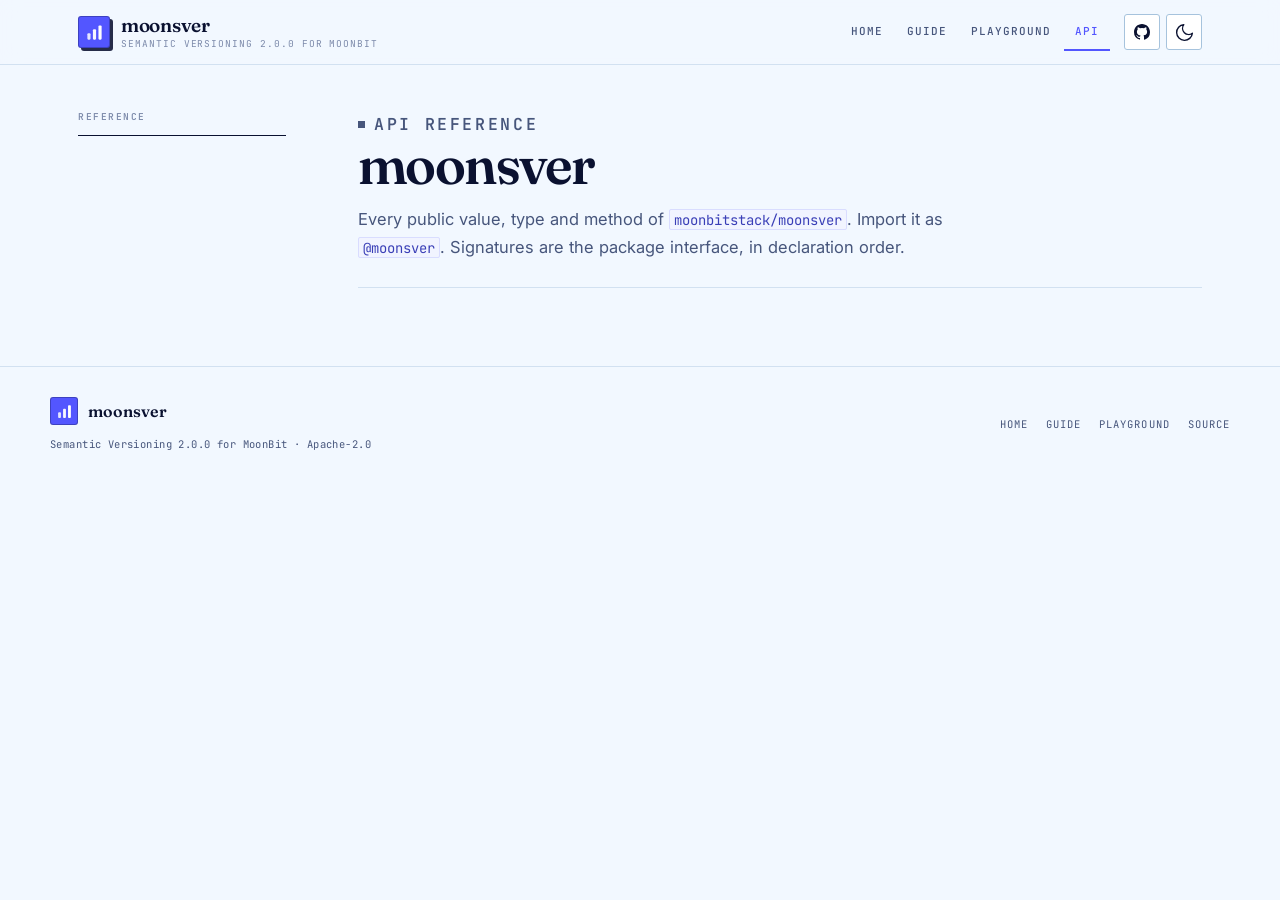
<file: docs/api.template.html>
<!doctype html>
<html lang="en">
<head>
<meta charset="utf-8">
<meta name="viewport" content="width=device-width, initial-scale=1">
<title>API reference · moonsver</title>
<meta name="description" content="Every public value, type and method of moonbitstack/moonsver, generated from the package interface and its doc comments.">
<link rel="preconnect" href="https://fonts.googleapis.com">
<link rel="preconnect" href="https://fonts.gstatic.com" crossorigin>
<link href="https://fonts.googleapis.com/css2?family=Fraunces:ital,opsz,wght@0,9..144,400;0,9..144,600;0,9..144,700;1,9..144,600&family=Inter:wght@400;500;600;700&family=JetBrains+Mono:wght@400;500;600;700&display=swap" rel="stylesheet">
<link rel="stylesheet" href="assets/site.css">
<script type="module" src="assets/scrollbar.js"></script>
<script>try{var q=new URLSearchParams(location.search).get('theme');var t=q||localStorage.getItem('theme');if(t==='dark'||t==='light')document.documentElement.setAttribute('data-theme',t);}catch(e){}</script>
</head>
<body>
<a class="skip" href="#main">Skip to content</a>

<header class="site-header">
  <div class="bar">
    <a class="brand" href="./" aria-label="moonsver home">
      <span class="brand-mark" aria-hidden="true"><svg viewBox="0 0 24 24" fill="none"><rect x="3" y="13" width="4" height="8" rx="1.3" fill="#fff" opacity=".85"/><rect x="10" y="8" width="4" height="13" rx="1.3" fill="#fff" opacity=".95"/><rect x="17" y="3" width="4" height="18" rx="1.3" fill="#fff"/></svg></span>
      <span class="brand-text"><span class="brand-name">moonsver</span><span class="brand-tag">Semantic Versioning 2.0.0 for MoonBit</span></span>
    </a>
    <nav class="topnav" aria-label="Primary">
      <div class="nav-links">
        <a class="navlink" href="./">Home</a>
        <a class="navlink" href="guide.html">Guide</a>
        <a class="navlink" href="play.html">Playground</a>
        <a class="navlink" href="api.html" aria-current="page">API</a>
      </div>
      <a class="gh" href="https://github.com/moonbitstack/moonsver" aria-label="Source on GitHub" title="Source on GitHub"><svg viewBox="0 0 16 16" aria-hidden="true"><path fill="currentColor" d="M8 0C3.58 0 0 3.58 0 8a8 8 0 0 0 5.47 7.59c.4.07.55-.17.55-.38v-1.33c-2.23.48-2.7-1.07-2.7-1.07-.36-.92-.89-1.17-.89-1.17-.73-.5.06-.49.06-.49.8.06 1.23.83 1.23.83.72 1.22 1.88.87 2.34.66.07-.52.28-.87.5-1.07-1.78-.2-3.65-.89-3.65-3.95 0-.87.31-1.59.82-2.15-.08-.2-.36-1.02.08-2.12 0 0 .67-.21 2.2.82a7.6 7.6 0 0 1 4 0c1.53-1.04 2.2-.82 2.2-.82.44 1.1.16 1.92.08 2.12.51.56.82 1.27.82 2.15 0 3.07-1.87 3.75-3.65 3.95.29.25.54.73.54 1.48v2.2c0 .21.15.46.55.38A8 8 0 0 0 16 8c0-4.42-3.58-8-8-8Z"/></svg></a>
      <button class="theme-btn" type="button" aria-label="Toggle theme">
        <svg class="i-sun" viewBox="0 0 24 24" fill="none" stroke="currentColor" stroke-width="2" stroke-linecap="round"><circle cx="12" cy="12" r="4"/><path d="M12 2v2M12 20v2M4.9 4.9l1.4 1.4M17.7 17.7l1.4 1.4M2 12h2M20 12h2M4.9 19.1l1.4-1.4M17.7 6.3l1.4-1.4"/></svg>
        <svg class="i-moon" viewBox="0 0 24 24" fill="none" stroke="currentColor" stroke-width="2" stroke-linecap="round" stroke-linejoin="round"><path d="M21 12.8A9 9 0 1 1 11.2 3a7 7 0 0 0 9.8 9.8Z"/></svg>
      </button>
      <button class="menu-btn theme-btn" type="button" aria-expanded="false" aria-label="Menu"><svg viewBox="0 0 24 24" fill="none" stroke="currentColor" stroke-width="2" stroke-linecap="round"><path d="M3 7.5h18M3 12h18M3 16.5h18"/></svg></button>
    </nav>
  </div>
</header>

<main id="main" class="wrap">
  <div class="doc">
    <aside class="doc-side">
      <p class="label">Reference</p>
      <ul class="toc"><!-- nav --></ul>
    </aside>
    <article class="doc-main">
      <div class="page-head">
        <p class="eyebrow">API reference</p>
        <h1>moonsver</h1>
        <p>Every public value, type and method of <code>moonbitstack/moonsver</code>. Import it as <code>@moonsver</code>. Signatures are the package interface, in declaration order.</p>
      </div>
      <div class="ref"><!-- body --></div>
    </article>
  </div>
</main>

<footer class="site-footer">
  <div class="wrap foot-grid">
    <div>
      <a class="foot-brand brand" href="./"><span class="brand-mark" aria-hidden="true"><svg viewBox="0 0 24 24" fill="none"><rect x="3" y="13" width="4" height="8" rx="1.3" fill="#fff" opacity=".85"/><rect x="10" y="8" width="4" height="13" rx="1.3" fill="#fff" opacity=".95"/><rect x="17" y="3" width="4" height="18" rx="1.3" fill="#fff"/></svg></span><b>moonsver</b></a>
      <p class="foot-meta">Semantic Versioning 2.0.0 for MoonBit · Apache-2.0</p>
    </div>
    <nav class="foot-links" aria-label="Footer"><a href="./">Home</a><a href="guide.html">Guide</a><a href="play.html">Playground</a><a href="https://github.com/moonbitstack/moonsver">Source</a></nav>
  </div>
</footer>

<script src="assets/site.js"></script>
</body>
</html>
</file>
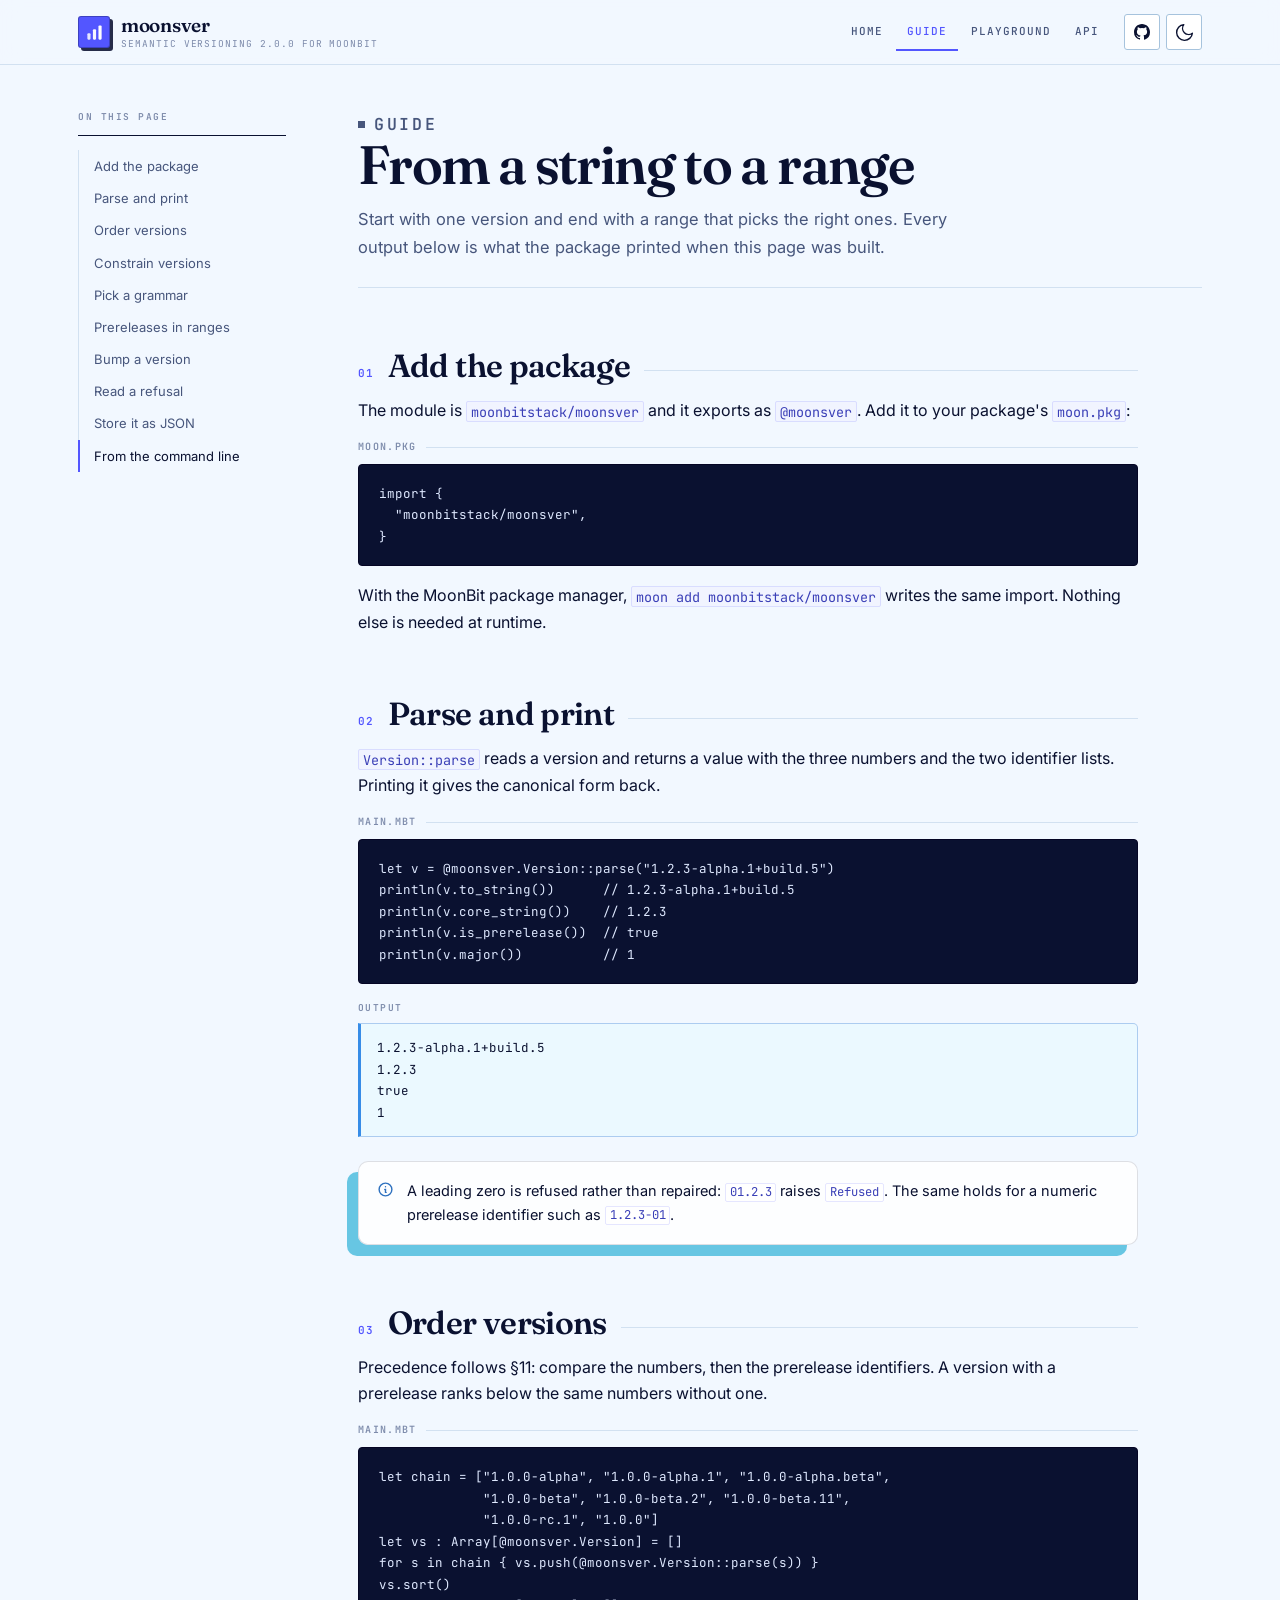
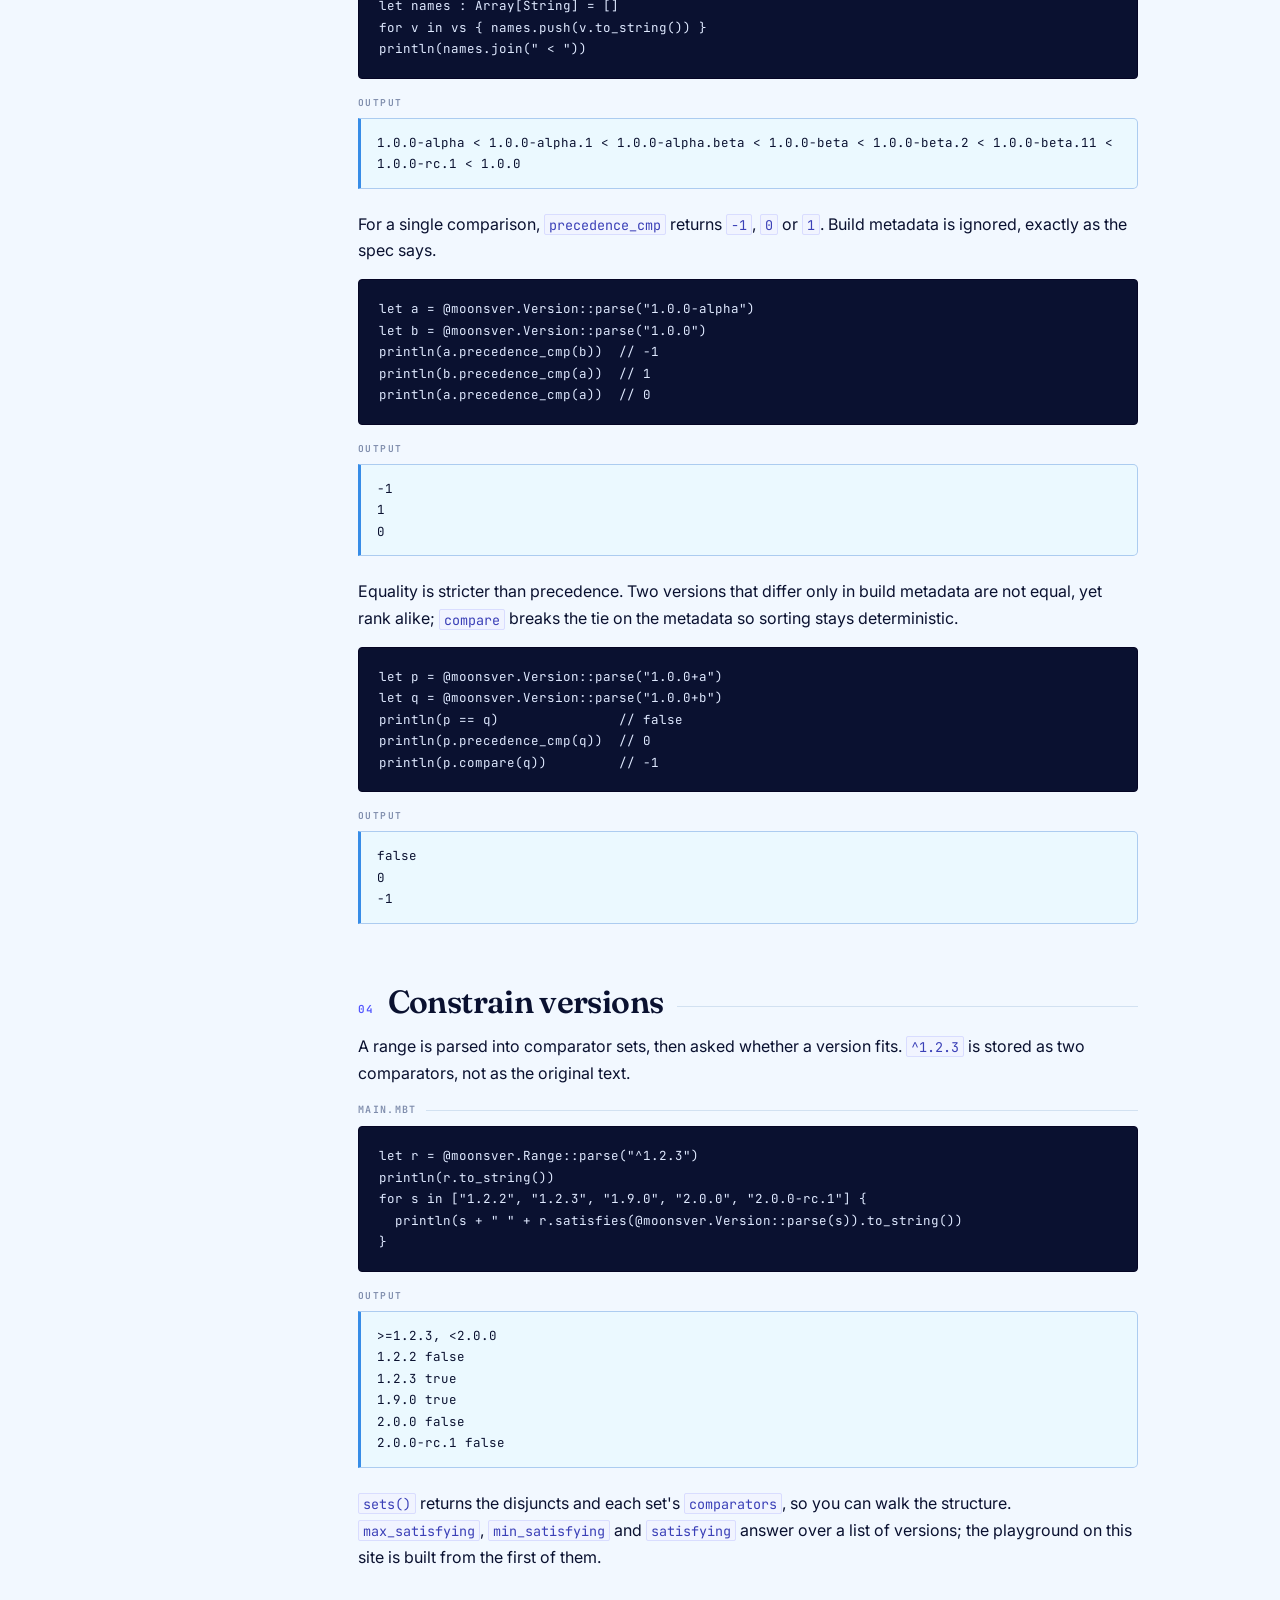
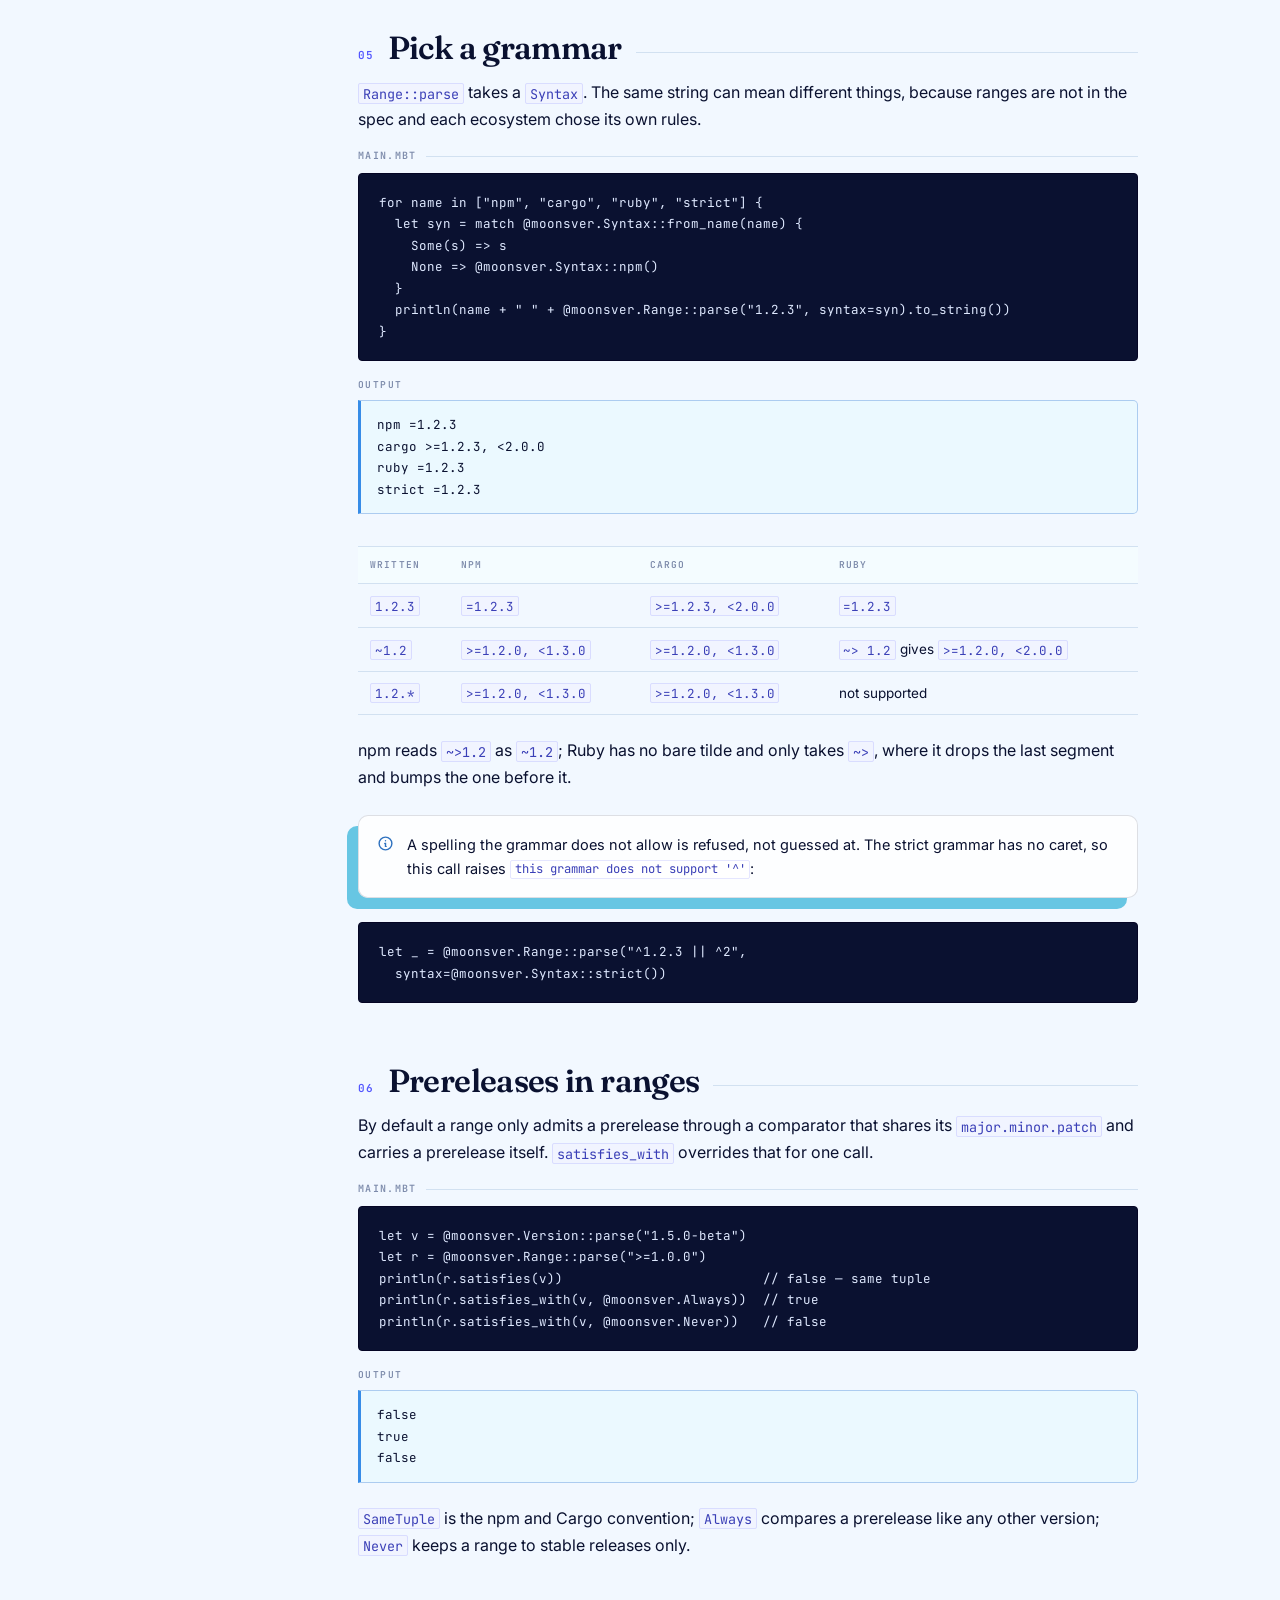
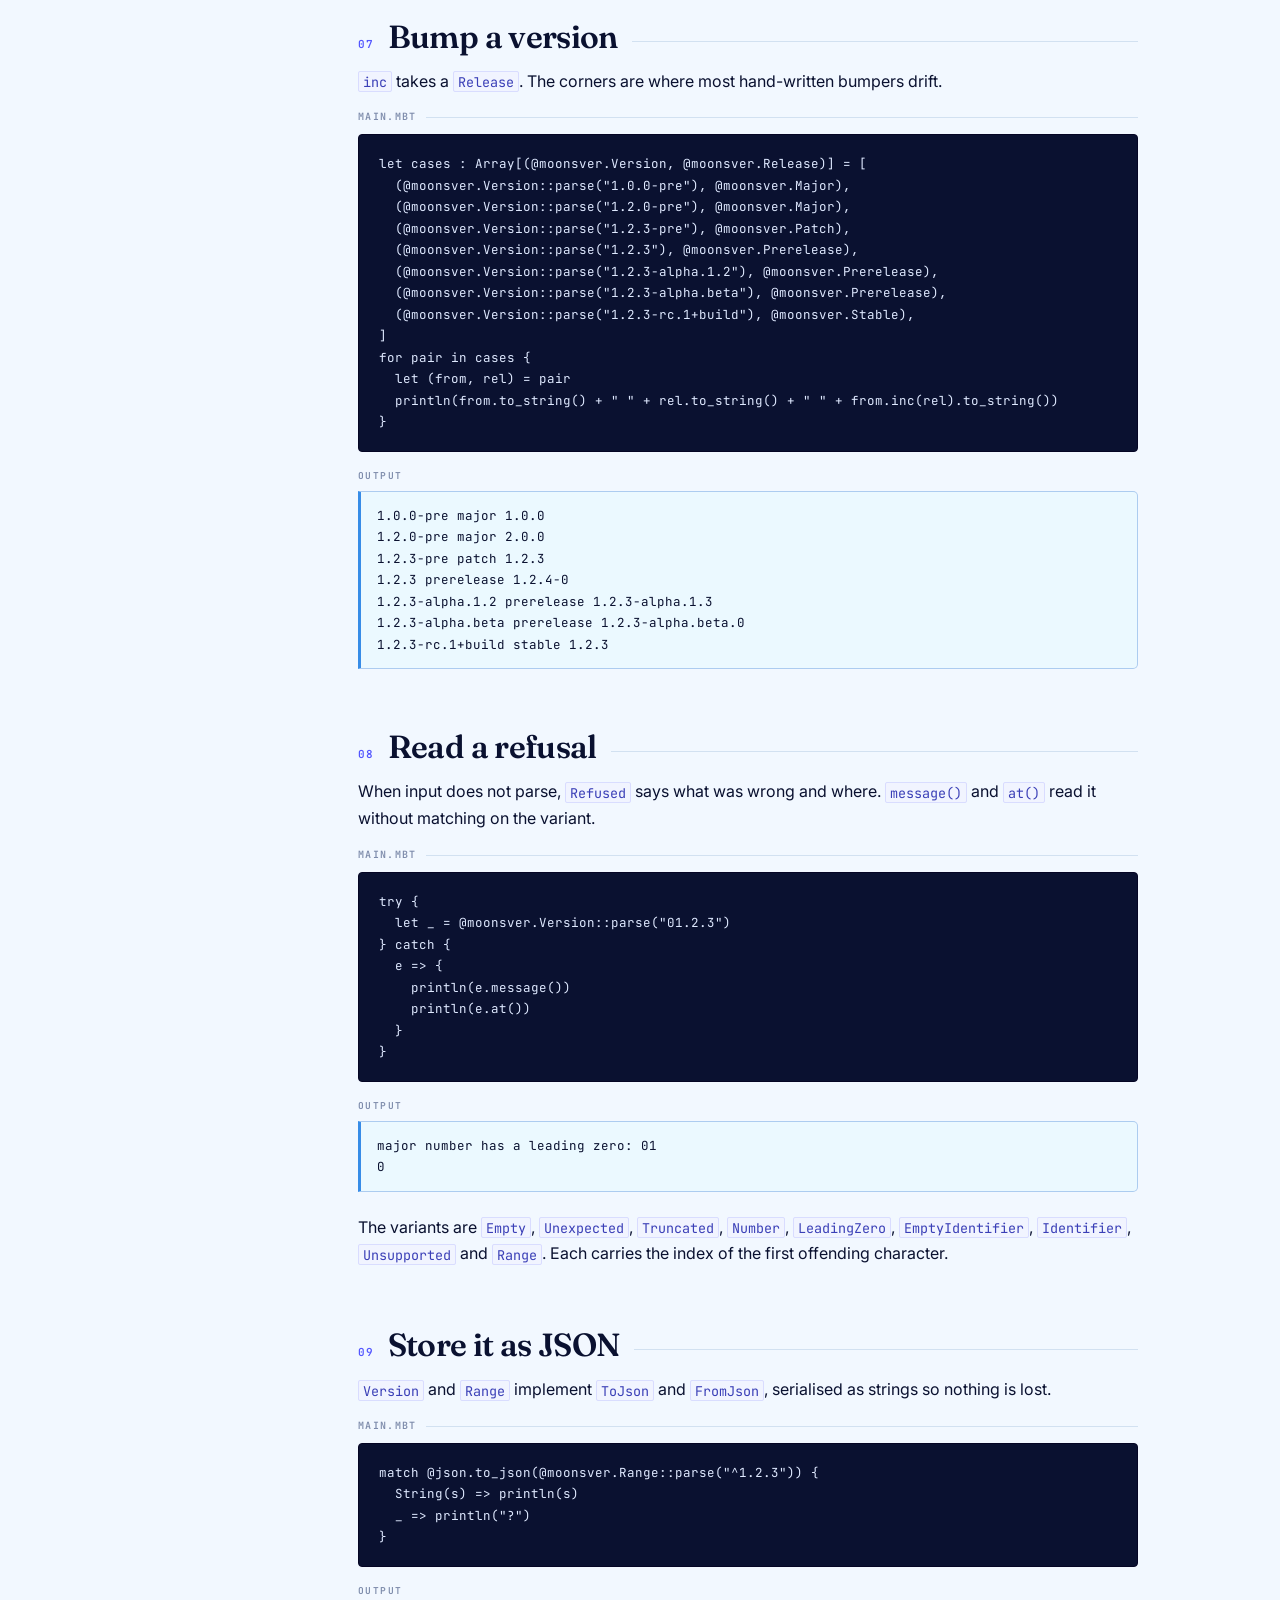
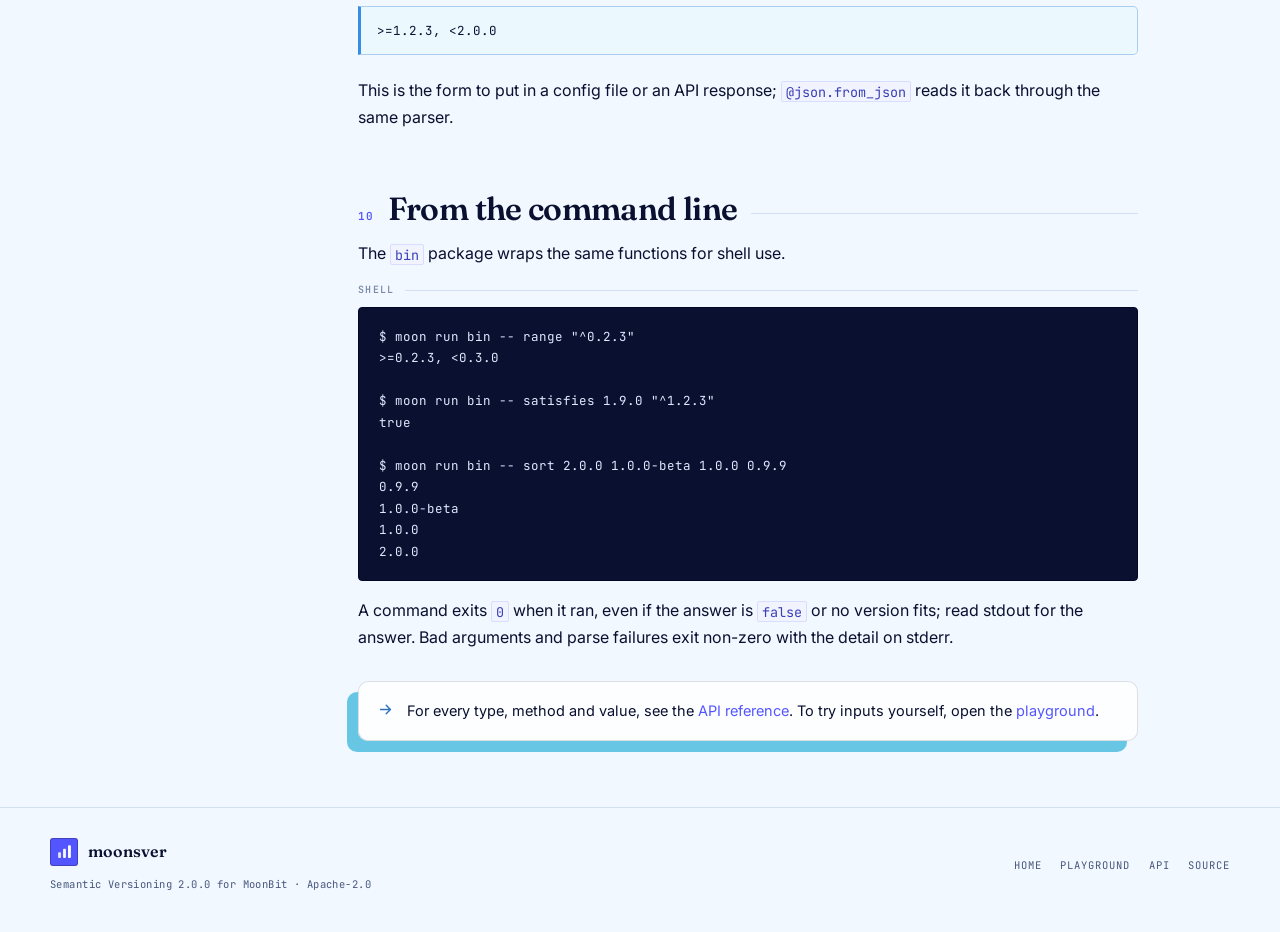
<file: docs/guide.html>
<!doctype html>
<html lang="en">
<head>
<meta charset="utf-8">
<meta name="viewport" content="width=device-width, initial-scale=1">
<title>Guide · moonsver</title>
<meta name="description" content="A progressive guide to moonsver: parse and print versions, order them, test ranges in four grammars, choose a prerelease policy, bump, handle errors and move data as JSON.">
<link rel="preconnect" href="https://fonts.googleapis.com">
<link rel="preconnect" href="https://fonts.gstatic.com" crossorigin>
<link href="https://fonts.googleapis.com/css2?family=Fraunces:ital,opsz,wght@0,9..144,400;0,9..144,600;0,9..144,700;1,9..144,600&family=Inter:wght@400;500;600;700&family=JetBrains+Mono:wght@400;500;600;700&display=swap" rel="stylesheet">
<link rel="stylesheet" href="assets/site.css">
<script type="module" src="assets/scrollbar.js"></script>
<script>try{var q=new URLSearchParams(location.search).get('theme');var t=q||localStorage.getItem('theme');if(t==='dark'||t==='light')document.documentElement.setAttribute('data-theme',t);}catch(e){}</script>
</head>
<body>
<a class="skip" href="#main">Skip to content</a>

<header class="site-header">
  <div class="bar">
    <a class="brand" href="./" aria-label="moonsver home">
      <span class="brand-mark" aria-hidden="true"><svg viewBox="0 0 24 24" fill="none"><rect x="3" y="13" width="4" height="8" rx="1.3" fill="#fff" opacity=".85"/><rect x="10" y="8" width="4" height="13" rx="1.3" fill="#fff" opacity=".95"/><rect x="17" y="3" width="4" height="18" rx="1.3" fill="#fff"/></svg></span>
      <span class="brand-text"><span class="brand-name">moonsver</span><span class="brand-tag">Semantic Versioning 2.0.0 for MoonBit</span></span>
    </a>
    <nav class="topnav" aria-label="Primary">
      <div class="nav-links">
        <a class="navlink" href="./">Home</a>
        <a class="navlink" href="guide.html" aria-current="page">Guide</a>
        <a class="navlink" href="play.html">Playground</a>
        <a class="navlink" href="api.html">API</a>
      </div>
      <a class="gh" href="https://github.com/moonbitstack/moonsver" aria-label="Source on GitHub" title="Source on GitHub"><svg viewBox="0 0 16 16" aria-hidden="true"><path fill="currentColor" d="M8 0C3.58 0 0 3.58 0 8a8 8 0 0 0 5.47 7.59c.4.07.55-.17.55-.38v-1.33c-2.23.48-2.7-1.07-2.7-1.07-.36-.92-.89-1.17-.89-1.17-.73-.5.06-.49.06-.49.8.06 1.23.83 1.23.83.72 1.22 1.88.87 2.34.66.07-.52.28-.87.5-1.07-1.78-.2-3.65-.89-3.65-3.95 0-.87.31-1.59.82-2.15-.08-.2-.36-1.02.08-2.12 0 0 .67-.21 2.2.82a7.6 7.6 0 0 1 4 0c1.53-1.04 2.2-.82 2.2-.82.44 1.1.16 1.92.08 2.12.51.56.82 1.27.82 2.15 0 3.07-1.87 3.75-3.65 3.95.29.25.54.73.54 1.48v2.2c0 .21.15.46.55.38A8 8 0 0 0 16 8c0-4.42-3.58-8-8-8Z"/></svg></a>
      <button class="theme-btn" type="button" aria-label="Toggle theme">
        <svg class="i-sun" viewBox="0 0 24 24" fill="none" stroke="currentColor" stroke-width="2" stroke-linecap="round"><circle cx="12" cy="12" r="4"/><path d="M12 2v2M12 20v2M4.9 4.9l1.4 1.4M17.7 17.7l1.4 1.4M2 12h2M20 12h2M4.9 19.1l1.4-1.4M17.7 6.3l1.4-1.4"/></svg>
        <svg class="i-moon" viewBox="0 0 24 24" fill="none" stroke="currentColor" stroke-width="2" stroke-linecap="round" stroke-linejoin="round"><path d="M21 12.8A9 9 0 1 1 11.2 3a7 7 0 0 0 9.8 9.8Z"/></svg>
      </button>
      <button class="menu-btn theme-btn" type="button" aria-expanded="false" aria-label="Menu"><svg viewBox="0 0 24 24" fill="none" stroke="currentColor" stroke-width="2" stroke-linecap="round"><path d="M3 7.5h18M3 12h18M3 16.5h18"/></svg></button>
    </nav>
  </div>
</header>

<main id="main" class="wrap">
  <div class="doc">
    <aside class="doc-side">
      <p class="label">On this page</p>
      <ul class="toc">
        <li><a href="#install">Add the package</a></li>
        <li><a href="#parse">Parse and print</a></li>
        <li><a href="#precedence">Order versions</a></li>
        <li><a href="#ranges">Constrain versions</a></li>
        <li><a href="#grammars">Pick a grammar</a></li>
        <li><a href="#policies">Prereleases in ranges</a></li>
        <li><a href="#bumps">Bump a version</a></li>
        <li><a href="#errors">Read a refusal</a></li>
        <li><a href="#json">Store it as JSON</a></li>
        <li><a href="#cli">From the command line</a></li>
      </ul>
    </aside>

    <article class="doc-main">
      <div class="page-head">
        <p class="eyebrow">Guide</p>
        <h1>From a string to a range</h1>
        <p>Start with one version and end with a range that picks the right ones. Every output below is what the package printed when this page was built.</p>
      </div>

      <div class="prose">
        <h2 id="install">Add the package</h2>
        <p>The module is <code>moonbitstack/moonsver</code> and it exports as <code>@moonsver</code>. Add it to your package's <code>moon.pkg</code>:</p>
        <span class="file">moon.pkg</span>
        <pre><code>import {
  "moonbitstack/moonsver",
}</code></pre>
        <p>With the MoonBit package manager, <code>moon add moonbitstack/moonsver</code> writes the same import. Nothing else is needed at runtime.</p>

        <h2 id="parse">Parse and print</h2>
        <p><code>Version::parse</code> reads a version and returns a value with the three numbers and the two identifier lists. Printing it gives the canonical form back.</p>
        <span class="file">main.mbt</span>
        <pre data-align><code>let v = @moonsver.Version::parse("1.2.3-alpha.1+build.5")
println(v.to_string())      // 1.2.3-alpha.1+build.5
println(v.core_string())    // 1.2.3
println(v.is_prerelease())  // true
println(v.major())          // 1</code></pre>
        <div class="out-block"><div class="olabel">output</div><pre class="no-copy"><code>1.2.3-alpha.1+build.5
1.2.3
true
1</code></pre></div>
        <div class="callout"><span class="ci"><svg viewBox="0 0 24 24" fill="none" stroke="currentColor" stroke-width="2" stroke-linecap="round"><circle cx="12" cy="12" r="9"/><path d="M12 8h.01M11 12h1v4h1"/></svg></span><p>A leading zero is refused rather than repaired: <code>01.2.3</code> raises <code>Refused</code>. The same holds for a numeric prerelease identifier such as <code>1.2.3-01</code>.</p></div>

        <h2 id="precedence">Order versions</h2>
        <p>Precedence follows §11: compare the numbers, then the prerelease identifiers. A version with a prerelease ranks below the same numbers without one.</p>
        <span class="file">main.mbt</span>
        <pre><code>let chain = ["1.0.0-alpha", "1.0.0-alpha.1", "1.0.0-alpha.beta",
             "1.0.0-beta", "1.0.0-beta.2", "1.0.0-beta.11",
             "1.0.0-rc.1", "1.0.0"]
let vs : Array[@moonsver.Version] = []
for s in chain { vs.push(@moonsver.Version::parse(s)) }
vs.sort()
let names : Array[String] = []
for v in vs { names.push(v.to_string()) }
println(names.join(" &lt; "))</code></pre>
        <div class="out-block"><div class="olabel">output</div><pre class="no-copy"><code>1.0.0-alpha &lt; 1.0.0-alpha.1 &lt; 1.0.0-alpha.beta &lt; 1.0.0-beta &lt; 1.0.0-beta.2 &lt; 1.0.0-beta.11 &lt; 1.0.0-rc.1 &lt; 1.0.0</code></pre></div>
        <p>For a single comparison, <code>precedence_cmp</code> returns <code>-1</code>, <code>0</code> or <code>1</code>. Build metadata is ignored, exactly as the spec says.</p>
        <pre data-align><code>let a = @moonsver.Version::parse("1.0.0-alpha")
let b = @moonsver.Version::parse("1.0.0")
println(a.precedence_cmp(b))  // -1
println(b.precedence_cmp(a))  // 1
println(a.precedence_cmp(a))  // 0</code></pre>
        <div class="out-block"><div class="olabel">output</div><pre class="no-copy"><code>-1
1
0</code></pre></div>
        <p>Equality is stricter than precedence. Two versions that differ only in build metadata are not equal, yet rank alike; <code>compare</code> breaks the tie on the metadata so sorting stays deterministic.</p>
        <pre data-align><code>let p = @moonsver.Version::parse("1.0.0+a")
let q = @moonsver.Version::parse("1.0.0+b")
println(p == q)               // false
println(p.precedence_cmp(q))  // 0
println(p.compare(q))         // -1</code></pre>
        <div class="out-block"><div class="olabel">output</div><pre class="no-copy"><code>false
0
-1</code></pre></div>

        <h2 id="ranges">Constrain versions</h2>
        <p>A range is parsed into comparator sets, then asked whether a version fits. <code>^1.2.3</code> is stored as two comparators, not as the original text.</p>
        <span class="file">main.mbt</span>
        <pre><code>let r = @moonsver.Range::parse("^1.2.3")
println(r.to_string())
for s in ["1.2.2", "1.2.3", "1.9.0", "2.0.0", "2.0.0-rc.1"] {
  println(s + " " + r.satisfies(@moonsver.Version::parse(s)).to_string())
}</code></pre>
        <div class="out-block"><div class="olabel">output</div><pre class="no-copy"><code>&gt;=1.2.3, &lt;2.0.0
1.2.2 false
1.2.3 true
1.9.0 true
2.0.0 false
2.0.0-rc.1 false</code></pre></div>
        <p><code>sets()</code> returns the disjuncts and each set's <code>comparators</code>, so you can walk the structure. <code>max_satisfying</code>, <code>min_satisfying</code> and <code>satisfying</code> answer over a list of versions; the playground on this site is built from the first of them.</p>

        <h2 id="grammars">Pick a grammar</h2>
        <p><code>Range::parse</code> takes a <code>Syntax</code>. The same string can mean different things, because ranges are not in the spec and each ecosystem chose its own rules.</p>
        <span class="file">main.mbt</span>
        <pre><code>for name in ["npm", "cargo", "ruby", "strict"] {
  let syn = match @moonsver.Syntax::from_name(name) {
    Some(s) =&gt; s
    None =&gt; @moonsver.Syntax::npm()
  }
  println(name + " " + @moonsver.Range::parse("1.2.3", syntax=syn).to_string())
}</code></pre>
        <div class="out-block"><div class="olabel">output</div><pre class="no-copy"><code>npm =1.2.3
cargo &gt;=1.2.3, &lt;2.0.0
ruby =1.2.3
strict =1.2.3</code></pre></div>
        <div class="table-scroll">
          <table class="ref-table">
            <thead><tr><th>Written</th><th>npm</th><th>Cargo</th><th>Ruby</th></tr></thead>
            <tbody>
              <tr><td><code>1.2.3</code></td><td><code>=1.2.3</code></td><td><code>&gt;=1.2.3, &lt;2.0.0</code></td><td><code>=1.2.3</code></td></tr>
              <tr><td><code>~1.2</code></td><td><code>&gt;=1.2.0, &lt;1.3.0</code></td><td><code>&gt;=1.2.0, &lt;1.3.0</code></td><td><code>~&gt; 1.2</code> gives <code>&gt;=1.2.0, &lt;2.0.0</code></td></tr>
              <tr><td><code>1.2.*</code></td><td><code>&gt;=1.2.0, &lt;1.3.0</code></td><td><code>&gt;=1.2.0, &lt;1.3.0</code></td><td>not supported</td></tr>
            </tbody>
          </table>
        </div>
        <p>npm reads <code>~&gt;1.2</code> as <code>~1.2</code>; Ruby has no bare tilde and only takes <code>~&gt;</code>, where it drops the last segment and bumps the one before it.</p>
        <div class="callout"><span class="ci"><svg viewBox="0 0 24 24" fill="none" stroke="currentColor" stroke-width="2" stroke-linecap="round"><circle cx="12" cy="12" r="9"/><path d="M12 8h.01M11 12h1v4h1"/></svg></span><p>A spelling the grammar does not allow is refused, not guessed at. The strict grammar has no caret, so this call raises <code>this grammar does not support '^'</code>:</p></div>
        <pre><code>let _ = @moonsver.Range::parse("^1.2.3 || ^2",
  syntax=@moonsver.Syntax::strict())</code></pre>

        <h2 id="policies">Prereleases in ranges</h2>
        <p>By default a range only admits a prerelease through a comparator that shares its <code>major.minor.patch</code> and carries a prerelease itself. <code>satisfies_with</code> overrides that for one call.</p>
        <span class="file">main.mbt</span>
        <pre data-align><code>let v = @moonsver.Version::parse("1.5.0-beta")
let r = @moonsver.Range::parse("&gt;=1.0.0")
println(r.satisfies(v))                        // false — same tuple
println(r.satisfies_with(v, @moonsver.Always)) // true
println(r.satisfies_with(v, @moonsver.Never))  // false</code></pre>
        <div class="out-block"><div class="olabel">output</div><pre class="no-copy"><code>false
true
false</code></pre></div>
        <p><code>SameTuple</code> is the npm and Cargo convention; <code>Always</code> compares a prerelease like any other version; <code>Never</code> keeps a range to stable releases only.</p>

        <h2 id="bumps">Bump a version</h2>
        <p><code>inc</code> takes a <code>Release</code>. The corners are where most hand-written bumpers drift.</p>
        <span class="file">main.mbt</span>
        <pre><code>let cases : Array[(@moonsver.Version, @moonsver.Release)] = [
  (@moonsver.Version::parse("1.0.0-pre"), @moonsver.Major),
  (@moonsver.Version::parse("1.2.0-pre"), @moonsver.Major),
  (@moonsver.Version::parse("1.2.3-pre"), @moonsver.Patch),
  (@moonsver.Version::parse("1.2.3"), @moonsver.Prerelease),
  (@moonsver.Version::parse("1.2.3-alpha.1.2"), @moonsver.Prerelease),
  (@moonsver.Version::parse("1.2.3-alpha.beta"), @moonsver.Prerelease),
  (@moonsver.Version::parse("1.2.3-rc.1+build"), @moonsver.Stable),
]
for pair in cases {
  let (from, rel) = pair
  println(from.to_string() + " " + rel.to_string() + " " + from.inc(rel).to_string())
}</code></pre>
        <div class="out-block"><div class="olabel">output</div><pre class="no-copy"><code>1.0.0-pre major 1.0.0
1.2.0-pre major 2.0.0
1.2.3-pre patch 1.2.3
1.2.3 prerelease 1.2.4-0
1.2.3-alpha.1.2 prerelease 1.2.3-alpha.1.3
1.2.3-alpha.beta prerelease 1.2.3-alpha.beta.0
1.2.3-rc.1+build stable 1.2.3</code></pre></div>

        <h2 id="errors">Read a refusal</h2>
        <p>When input does not parse, <code>Refused</code> says what was wrong and where. <code>message()</code> and <code>at()</code> read it without matching on the variant.</p>
        <span class="file">main.mbt</span>
        <pre><code>try {
  let _ = @moonsver.Version::parse("01.2.3")
} catch {
  e =&gt; {
    println(e.message())
    println(e.at())
  }
}</code></pre>
        <div class="out-block"><div class="olabel">output</div><pre class="no-copy"><code>major number has a leading zero: 01
0</code></pre></div>
        <p>The variants are <code>Empty</code>, <code>Unexpected</code>, <code>Truncated</code>, <code>Number</code>, <code>LeadingZero</code>, <code>EmptyIdentifier</code>, <code>Identifier</code>, <code>Unsupported</code> and <code>Range</code>. Each carries the index of the first offending character.</p>

        <h2 id="json">Store it as JSON</h2>
        <p><code>Version</code> and <code>Range</code> implement <code>ToJson</code> and <code>FromJson</code>, serialised as strings so nothing is lost.</p>
        <span class="file">main.mbt</span>
        <pre><code>match @json.to_json(@moonsver.Range::parse("^1.2.3")) {
  String(s) =&gt; println(s)
  _ =&gt; println("?")
}</code></pre>
        <div class="out-block"><div class="olabel">output</div><pre class="no-copy"><code>&gt;=1.2.3, &lt;2.0.0</code></pre></div>
        <p>This is the form to put in a config file or an API response; <code>@json.from_json</code> reads it back through the same parser.</p>

        <h2 id="cli">From the command line</h2>
        <p>The <code>bin</code> package wraps the same functions for shell use.</p>
        <span class="file">shell</span>
        <pre><code>$ moon run bin -- range "^0.2.3"
&gt;=0.2.3, &lt;0.3.0

$ moon run bin -- satisfies 1.9.0 "^1.2.3"
true

$ moon run bin -- sort 2.0.0 1.0.0-beta 1.0.0 0.9.9
0.9.9
1.0.0-beta
1.0.0
2.0.0</code></pre>
        <p>A command exits <code>0</code> when it ran, even if the answer is <code>false</code> or no version fits; read stdout for the answer. Bad arguments and parse failures exit non-zero with the detail on stderr.</p>

        <div class="callout" style="margin-top:30px">
          <span class="ci"><svg viewBox="0 0 24 24" fill="none" stroke="currentColor" stroke-width="2" stroke-linecap="round" stroke-linejoin="round"><path d="M5 12h14M13 6l6 6-6 6"/></svg></span>
          <p>For every type, method and value, see the <a href="api.html">API reference</a>. To try inputs yourself, open the <a href="play.html">playground</a>.</p>
        </div>
      </div>
    </article>
  </div>
</main>

<footer class="site-footer">
  <div class="wrap foot-grid">
    <div>
      <a class="foot-brand brand" href="./"><span class="brand-mark" aria-hidden="true"><svg viewBox="0 0 24 24" fill="none"><rect x="3" y="13" width="4" height="8" rx="1.3" fill="#fff" opacity=".85"/><rect x="10" y="8" width="4" height="13" rx="1.3" fill="#fff" opacity=".95"/><rect x="17" y="3" width="4" height="18" rx="1.3" fill="#fff"/></svg></span><b>moonsver</b></a>
      <p class="foot-meta">Semantic Versioning 2.0.0 for MoonBit · Apache-2.0</p>
    </div>
    <nav class="foot-links" aria-label="Footer"><a href="./">Home</a><a href="play.html">Playground</a><a href="api.html">API</a><a href="https://github.com/moonbitstack/moonsver">Source</a></nav>
  </div>
</footer>

<script src="assets/site.js"></script>
</body>
</html>
</file>
<file: docs/assets/site.css>
/* ==========================================================================
   moonsver — a spec sheet in blue

   The library implements a written standard, so the site is set like one:
   paper, hairline rules, a serif for figures and headlines, and mono for
   anything a reader might type. Colour comes from the four given blues only.

   Two motifs recur:
     · the offset sheet — a solid blue card under a translucent white one,
       the way two pages sit when they are stacked and nudged apart;
     · the straight edge — where a block has a rule down its left side, that
       side stays square and only the right corners are rounded, so the rule
       reads as "|" and never as "(".
   ========================================================================== */

:root {
  /* the given palette: indigo, sky-500, sky-300, sky-50 */
  --accent: #5356ff;
  --accent-2: #378ce7;
  --accent-3: #67c6e3;
  --sky: #dff5ff;

  --paper: #f2f8ff;
  --paper-2: #e6f2fd;
  --surface: #ffffff;
  --surface-2: #f8fcff;
  --ink: #0a1130;
  --ink-soft: #47567c;
  --ink-faint: #7d8bab;
  --line: #d2e1f1;
  --line-strong: #a6c3dd;

  --yes: #0e7b8d;
  --no: #7d8bab;
  --bad: #c14257;

  --code-bg: #0a1130;
  --code-bg-2: #070c22;
  --code-ink: #dfe9ff;
  --code-comment: #8ba6ce;
  --code-accent: #7fd4ea;

  /* the sheet each stack is printed on */
  --stack: var(--accent);

  --hard: 4px 4px 0 color-mix(in oklab, var(--ink) 92%, transparent);
  --hard-sm: 3px 3px 0 color-mix(in oklab, var(--ink) 88%, transparent);

  --display: "Fraunces", ui-serif, Georgia, "Times New Roman", serif;
  --sans: "Inter", ui-sans-serif, system-ui, -apple-system, "Segoe UI", Roboto, sans-serif;
  --mono: "JetBrains Mono", ui-monospace, "SFMono-Regular", Menlo, Consolas, monospace;

  --wrap: 1180px;
  --r: 4px;
  --r-lg: 16px;
  color-scheme: light;
}

/* ---------- dark: midnight paper, same inks ---------- */
:root[data-theme="dark"] {
  --paper: #060a18;
  --paper-2: #0a1226;
  --surface: #0c1428;
  --surface-2: #0a1122;
  --ink: #e9efff;
  --ink-soft: #a8b7d8;
  --ink-faint: #7486a8;
  --line: #1d2a4a;
  --line-strong: #2c3d63;

  --accent: #8385ff;
  --accent-2: #5aa8f0;
  --accent-3: #7fd4ea;
  --sky: #0c1e36;

  --yes: #4fd0c0;
  --no: #7486a8;
  --bad: #ff8a9a;

  --code-bg: #04070f;
  --code-bg-2: #020409;
  --code-ink: #d8e6ff;
  --code-comment: #7f9bc4;
  --code-accent: #8fe0f2;

  --hard: 4px 4px 0 color-mix(in oklab, var(--accent) 40%, #000);
  --hard-sm: 3px 3px 0 color-mix(in oklab, var(--accent) 34%, #000);
  color-scheme: dark;
}

* { box-sizing: border-box; }

html {
  scroll-behavior: smooth;
  scroll-padding-top: 86px;
}

/* ---- custom scrollbars: standard property, then the webkit fallback ---- */
@supports not selector(::-webkit-scrollbar) {
  html {
    scrollbar-width: thin;
    scrollbar-color: var(--accent-2) var(--paper-2);
  }
}
::-webkit-scrollbar { width: 11px; height: 11px; }
::-webkit-scrollbar-track { background: var(--paper-2); }
::-webkit-scrollbar-thumb {
  background: var(--accent-2);
  border: 3px solid var(--paper-2);
  border-radius: 11px;
}
::-webkit-scrollbar-thumb:hover { background: var(--accent); }
::-webkit-scrollbar-button { display: none; }
::-webkit-scrollbar-corner { background: transparent; }

body {
  margin: 0;
  background: var(--paper);
  color: var(--ink);
  font-family: var(--sans);
  font-size: 16px;
  line-height: 1.68;
  -webkit-font-smoothing: antialiased;
  text-rendering: optimizeLegibility;
  overflow-x: clip;
}

::selection {
  background: color-mix(in oklab, var(--accent) 26%, transparent);
  color: var(--ink);
}

a { color: var(--accent); text-decoration: none; }
a:hover { text-decoration: underline; text-underline-offset: 3px; }
img, svg { max-width: 100%; }
.mono { font-family: var(--mono); }

:where(a, button, input, select, textarea, summary):focus-visible {
  outline: 2px solid var(--accent);
  outline-offset: 2px;
}

@media (prefers-reduced-motion: reduce) {
  html { scroll-behavior: auto; }
  *, *::before, *::after {
    animation-duration: .001ms !important;
    transition-duration: .001ms !important;
  }
}

/* ---- skip link ---- */
.skip {
  position: absolute; left: -999px; top: 8px; z-index: 100;
  background: var(--ink); color: var(--paper);
  padding: 10px 16px; border-radius: var(--r);
  font-family: var(--mono); font-size: 12px;
}
.skip:focus { left: 16px; text-decoration: none; }

/* ============================ header ============================ */
.site-header {
  position: sticky; top: 0; z-index: 50;
  border-bottom: 1px solid var(--line);
  background: color-mix(in oklab, var(--paper) 88%, transparent);
  backdrop-filter: saturate(130%) blur(10px);
}
.bar {
  max-width: var(--wrap); margin: 0 auto; padding: 0 28px;
  min-height: 64px;
  display: flex; align-items: center; justify-content: space-between; gap: 20px;
}
.brand { display: inline-flex; align-items: center; gap: 11px; color: inherit; }
.brand:hover { text-decoration: none; }
.brand-mark {
  width: 32px; height: 32px; flex: none;
  display: grid; place-items: center;
  border-radius: 3px;
  background: var(--accent);
  border: 1px solid color-mix(in oklab, var(--ink) 30%, transparent);
  box-shadow: var(--hard-sm);
}
.brand-mark svg { width: 19px; height: 19px; display: block; }
.brand-text { display: flex; flex-direction: column; line-height: 1; }
.brand-name {
  font-family: var(--display); font-weight: 600; font-size: 19px;
  letter-spacing: -.015em;
}
.brand-tag {
  font-family: var(--mono); font-size: 9.5px; letter-spacing: .1em;
  text-transform: uppercase; color: var(--ink-faint); margin-top: 4px;
}

/* nav reads as a legend on a drawing: mono, tracked out, ruled when current */
.topnav { display: flex; align-items: center; gap: 6px; flex-wrap: wrap; }
.nav-links { display: flex; align-items: center; gap: 2px; margin-right: 8px; }
.topnav a.navlink {
  color: var(--ink-soft);
  font-family: var(--mono); font-size: 11px; font-weight: 500;
  letter-spacing: .09em; text-transform: uppercase;
  line-height: 20px; padding: 8px 11px;
  border-bottom: 2px solid transparent;
  transition: color .15s ease, border-color .15s ease;
}
.topnav a.navlink:hover {
  color: var(--ink); text-decoration: none;
  border-bottom-color: color-mix(in oklab, var(--accent) 40%, transparent);
}
.topnav a.navlink[aria-current="page"] {
  color: var(--accent); border-bottom-color: var(--accent);
}
.topnav .gh, .theme-btn {
  display: inline-grid; place-items: center; width: 36px; height: 36px; padding: 0;
  border: 1px solid var(--line-strong); border-radius: 3px;
  background: var(--surface); color: var(--ink); cursor: pointer;
  transition: border-color .15s ease, color .15s ease, background .15s ease;
}
.topnav .gh:hover, .theme-btn:hover {
  border-color: var(--accent); color: var(--accent);
  background: color-mix(in oklab, var(--accent) 7%, var(--surface));
}
.topnav .gh svg { width: 16px; height: 16px; }
/* Stroked glyphs carry less ink than the solid mark in the same box, so each
   gets the width that leaves them looking one size. */
.theme-btn svg { width: 21px; height: 21px; stroke-width: 1.6; }
.theme-btn .i-sun { width: 19px; height: 19px; display: none; }
.theme-btn .i-moon { width: 21px; height: 21px; display: block; }
:root[data-theme="dark"] .theme-btn .i-sun { display: block; }
:root[data-theme="dark"] .theme-btn .i-moon { display: none; }
.menu-btn { display: none; }

/* ============================ shared bits ============================ */
.wrap { max-width: var(--wrap); margin: 0 auto; padding: 0 28px; }

.eyebrow {
  display: inline-flex; align-items: center; gap: 9px;
  font-family: var(--mono); font-size: 10.5px; letter-spacing: .16em;
  text-transform: uppercase; color: var(--accent);
  margin: 0 0 18px; font-weight: 600;
}
.eyebrow::before {
  content: ""; width: 7px; height: 7px; background: currentColor;
  flex: none;
}

h1, h2, h3, h4 {
  font-family: var(--display); font-weight: 600;
  letter-spacing: -.02em; line-height: 1.06;
  margin: 0 0 14px;
}
h1 { font-size: clamp(40px, 6.2vw, 78px); line-height: .99; letter-spacing: -.03em; }
h2 { font-size: clamp(28px, 3.6vw, 46px); line-height: 1.03; }
h3 { font-size: clamp(19px, 1.9vw, 23px); }
p { margin: 0 0 15px; }
.lede {
  font-size: clamp(16.5px, 1.5vw, 18.5px); line-height: 1.6;
  color: var(--ink-soft); max-width: 50ch;
}
.lede strong { color: var(--ink); font-weight: 600; }

/* buttons: a panel with a printed-offset edge, not a soft shadow */
.btn {
  display: inline-flex; align-items: center; justify-content: center; gap: 9px;
  font-family: var(--sans); font-weight: 600; font-size: 14px;
  padding: 11px 18px; border-radius: 3px; cursor: pointer;
  border: 1px solid transparent;
  transition: transform .13s ease, box-shadow .13s ease, background .13s ease, border-color .13s ease;
  white-space: nowrap;
}
.btn:hover { text-decoration: none; }
.btn:active { transform: translate(2px, 2px); box-shadow: none !important; }
.btn.primary {
  background: var(--accent); color: #fff;
  border-color: color-mix(in oklab, var(--ink) 32%, transparent);
  box-shadow: var(--hard);
}
.btn.primary:hover { box-shadow: 6px 6px 0 color-mix(in oklab, var(--ink) 92%, transparent); }
.btn.ghost {
  background: var(--surface); color: var(--ink);
  border-color: var(--line-strong);
}
.btn.ghost:hover { border-color: var(--ink); color: var(--ink); }
.btn svg { width: 15px; height: 15px; flex: none; }
.cta { display: flex; gap: 12px; flex-wrap: wrap; align-items: center; }

/* ============================ the offset sheet ============================ */
.stack { position: relative; isolation: isolate; }
.stack::before {
  content: ""; position: absolute; z-index: -1;
  inset: 14px 14px -14px -14px;
  background: var(--stack);
  border-radius: 2px;
}

/* ============================ hero ============================ */
.hero { position: relative; padding: 34px 0 44px; }
.hero::before {
  content: ""; position: absolute; inset: 0; z-index: -1; pointer-events: none;
  background-image: repeating-linear-gradient(90deg,
    color-mix(in oklab, var(--ink) 5%, transparent) 0 1px, transparent 1px 96px);
  mask-image: linear-gradient(180deg, rgba(0,0,0,.85), transparent 78%);
}

/* the strip across the top, like the title block of a drawing */
.spec-strip {
  display: flex; align-items: center; justify-content: space-between; gap: 18px;
  flex-wrap: wrap;
  padding: 9px 0; margin-bottom: clamp(34px, 5vw, 62px);
  border-top: 1px solid var(--ink);
  border-bottom: 1px solid var(--line);
  font-family: var(--mono); font-size: 10px; letter-spacing: .13em;
  text-transform: uppercase; color: var(--ink-faint);
}
.spec-strip b { color: var(--ink); font-weight: 600; }
.spec-strip .strip-right { display: inline-flex; gap: 18px; flex-wrap: wrap; }

.hero-grid {
  display: grid; grid-template-columns: minmax(0, 1.04fr) minmax(0, .96fr);
  gap: clamp(30px, 4.4vw, 64px); align-items: center;
}
.hero-copy { max-width: 560px; min-width: 0; }
.hero h1 { margin-bottom: 20px; }
.hero h1 em {
  font-style: italic; color: var(--accent);
  font-variation-settings: "SOFT" 60, "WONK" 1;
}
.hero .lede { margin-bottom: 30px; }
.hero .cta { margin-top: 0; }
.hero-note {
  display: flex; gap: 18px; flex-wrap: wrap;
  margin: 24px 0 0; padding: 0; list-style: none;
  font-family: var(--mono); font-size: 10.5px; letter-spacing: .08em;
  text-transform: uppercase; color: var(--ink-faint);
}
.hero-note li { display: inline-flex; align-items: center; gap: 7px; }
.hero-note svg { width: 12px; height: 12px; color: var(--accent-2); flex: none; }

/* ============================ version card (the live demo) ============================ */
.version-card {
  position: relative;
  background: color-mix(in oklab, #fff 95%, transparent);
  border: 1px solid color-mix(in oklab, var(--ink) 13%, transparent);
  border-radius: var(--r-lg);
  overflow: hidden;
  backdrop-filter: blur(2px);
}
:root[data-theme="dark"] .version-card {
  background: color-mix(in oklab, var(--surface) 88%, transparent);
  border-color: color-mix(in oklab, var(--ink) 16%, transparent);
}
.vc-head {
  display: flex; align-items: center; justify-content: space-between; gap: 12px;
  padding: 13px 18px; border-bottom: 1px solid color-mix(in oklab, var(--ink) 10%, transparent);
  font-family: var(--mono);
}
.vc-head .ttl {
  font-size: 10.5px; letter-spacing: .16em; text-transform: uppercase;
  color: var(--ink-soft); font-weight: 600;
}
.vc-head .dotrow { display: inline-flex; gap: 5px; }
.vc-head .dotrow i {
  width: 7px; height: 7px; border-radius: 50%;
  background: color-mix(in oklab, var(--ink) 16%, transparent);
}
.vc-body { padding: 18px; }
.field {
  display: flex; align-items: center; gap: 8px;
  background: var(--surface);
  border: 1px solid color-mix(in oklab, var(--ink) 14%, transparent);
  border-radius: 3px;
  padding: 3px 3px 3px 13px;
  transition: border-color .15s ease, box-shadow .15s ease;
}
.field:has(input:focus-visible) {
  border-color: var(--accent);
  box-shadow: 0 0 0 3px color-mix(in oklab, var(--accent) 16%, transparent);
}
.field .prompt {
  font-family: var(--mono); color: var(--accent);
  font-size: 14px; user-select: none;
}
.field input {
  flex: 1; min-width: 0; border: 0; outline: 0; background: transparent;
  font-family: var(--mono); font-size: 15px; color: var(--ink); padding: 9px 4px;
}
.field .go {
  flex: none; border: 0; border-radius: 2px; cursor: pointer;
  background: var(--accent); color: #fff;
  font-family: var(--mono); font-weight: 500; font-size: 11px;
  letter-spacing: .1em; text-transform: uppercase; padding: 8px 12px;
}
.field .go:hover { filter: brightness(1.08); }

.vc-ver {
  font-family: var(--mono); font-size: clamp(19px, 2.4vw, 25px); font-weight: 600;
  letter-spacing: -.02em; margin: 18px 0 2px; word-break: break-all;
  color: var(--ink);
}
.vc-ver .core { color: var(--accent); }
.vc-ver .pre { color: var(--accent-2); }
.vc-ver .build { color: color-mix(in oklab, var(--accent-3) 62%, var(--ink)); }
.fields {
  display: grid; grid-template-columns: 1fr 1fr; gap: 0;
  margin-top: 16px; border-top: 1px solid color-mix(in oklab, var(--ink) 10%, transparent);
}
.fld {
  padding: 11px 0 0; min-width: 0;
}
.fld:nth-child(even) { padding-left: 14px; }
.fld .k {
  font-family: var(--mono); font-size: 9.5px; letter-spacing: .14em;
  text-transform: uppercase; color: var(--ink-faint);
  display: block; margin-bottom: 5px;
}
.fld .v { font-family: var(--mono); font-size: 14px; color: var(--ink); word-break: break-word; }
.chips { display: flex; flex-wrap: wrap; gap: 5px; }
.chip {
  font-family: var(--mono); font-size: 11.5px; line-height: 1;
  padding: 5px 8px; border-radius: 2px;
  background: color-mix(in oklab, var(--accent) 10%, var(--surface));
  border: 1px solid color-mix(in oklab, var(--accent) 26%, var(--line));
  color: color-mix(in oklab, var(--accent) 78%, var(--ink));
}
.chip.alt {
  background: color-mix(in oklab, var(--accent-3) 18%, var(--surface));
  border-color: color-mix(in oklab, var(--accent-3) 44%, var(--line));
  color: color-mix(in oklab, var(--accent-2) 62%, var(--ink));
}
.hint { font-size: 12.5px; color: var(--ink-faint); margin-top: 13px; font-family: var(--mono); line-height: 1.5; }
.version-card.is-error .vc-ver { color: var(--bad); }
.version-card.is-error .field { border-color: color-mix(in oklab, var(--bad) 70%, var(--line)); }

/* ============================ sections ============================ */
.section { padding: clamp(52px, 6vw, 84px) 0; }
.section + .section { border-top: 1px solid var(--line); }
.section-head { max-width: 760px; margin-bottom: 34px; }
.section-head h2 { margin-bottom: 12px; }
.section-head p { color: var(--ink-soft); font-size: 16.5px; margin: 0; max-width: 62ch; }

/* stats: a ledger rule, four cells, no cards */
.stats {
  display: grid; grid-template-columns: repeat(4, 1fr);
  border: 1px solid var(--line); background: var(--surface);
  border-radius: var(--r);
}
.stat { padding: 24px 24px 22px; border-left: 1px solid var(--line); }
.stat:first-child { border-left: 0; }
.stat .n {
  font-family: var(--display); font-weight: 600; font-size: 38px;
  line-height: 1; letter-spacing: -.03em; color: var(--ink);
  font-variant-numeric: tabular-nums;
}
.stat:first-child .n { color: var(--accent); }
.stat .l {
  font-size: 13px; line-height: 1.45; color: var(--ink-soft);
  margin-top: 10px; max-width: 24ch;
}

/* features: one ruled table, six cells */
.features {
  display: grid; grid-template-columns: repeat(3, 1fr);
  counter-reset: f;
  border-top: 1px solid var(--line);
  border-left: 1px solid var(--line);
}
.feature {
  counter-increment: f;
  position: relative;
  padding: 26px 26px 30px;
  border-right: 1px solid var(--line);
  border-bottom: 1px solid var(--line);
  transition: background .16s ease;
}
.feature:hover { background: color-mix(in oklab, var(--sky) 55%, var(--surface)); }
.feature::before {
  content: counter(f, decimal-leading-zero);
  position: absolute; top: 24px; right: 24px;
  font-family: var(--mono); font-size: 10px; letter-spacing: .1em;
  color: var(--ink-faint);
}
.feature .ic { color: var(--accent); margin-bottom: 16px; }
.feature .ic svg { width: 22px; height: 22px; display: block; }
.feature h3 { font-size: 20px; margin-bottom: 8px; padding-right: 30px; }
.feature p { font-size: 14px; line-height: 1.6; color: var(--ink-soft); margin: 0; }
.feature code { font-size: 12px; }

/* ============================ inline code + code blocks ============================ */
code {
  font-family: var(--mono); font-size: .84em;
  background: color-mix(in oklab, var(--accent) 7%, var(--surface));
  color: color-mix(in oklab, var(--accent) 68%, var(--ink));
  padding: .04em .3em; border-radius: 2px;
  border: 1px solid color-mix(in oklab, var(--accent) 15%, transparent);
  white-space: nowrap;
}
pre {
  font-family: var(--mono); font-size: 12.5px; line-height: 1.72;
  background: var(--code-bg); color: var(--code-ink);
  border-radius: var(--r); padding: 18px 20px; margin: 0 0 16px;
  overflow-x: auto; overflow-y: hidden;
  white-space: pre; tab-size: 2;
  border: 1px solid color-mix(in oklab, var(--accent) 26%, #000);
}
pre code { background: none; border: 0; padding: 0; color: inherit; font-size: inherit; white-space: inherit; }
pre .c { color: var(--code-comment); }
pre .k { color: var(--code-accent); }
pre .s { color: #b6e3a0; }
pre .n { color: #f2c98a; }
/* width-aware alignment helper for non-ASCII glyphs inside pre */
pre .w1, pre .w2 { display: inline-block; text-align: center; line-height: 1; }
pre .w1 { width: 1ch; }
pre .w2 { width: 2ch; }
pre::-webkit-scrollbar { height: 9px; }
pre::-webkit-scrollbar-track { background: var(--code-bg); }
pre::-webkit-scrollbar-thumb { background: #3c5590; border-color: var(--code-bg); border-width: 2px; }
pre::-webkit-scrollbar-thumb:hover { background: #4a67ab; }

.code-block { position: relative; }
.code-head {
  display: flex; align-items: center; justify-content: space-between; gap: 10px;
  font-family: var(--mono); font-size: 10.5px; letter-spacing: .12em; text-transform: uppercase;
  color: var(--ink-faint); margin: 0 0 8px;
}
.code-head .fname { color: var(--ink-soft); }
.copy {
  position: absolute; top: 10px; right: 10px; z-index: 2;
  font-family: var(--mono); font-size: 10.5px; letter-spacing: .08em;
  padding: 5px 9px; border-radius: 2px; cursor: pointer;
  background: color-mix(in oklab, #fff 12%, transparent); color: var(--code-ink);
  border: 1px solid color-mix(in oklab, #fff 24%, transparent);
  opacity: 0; transition: opacity .15s ease, background .15s ease;
}
.code-block:hover .copy, .copy:focus-visible { opacity: 1; }
.copy:hover { background: color-mix(in oklab, #fff 22%, transparent); }
.copy.done { color: var(--code-accent); border-color: var(--code-accent); }

/* ============================ panels / demos ============================ */
.panel {
  background: var(--surface);
  border: 1px solid var(--line);
  border-radius: var(--r);
  overflow: hidden;
}
.panel-head {
  display: flex; align-items: center; justify-content: space-between; gap: 12px; flex-wrap: wrap;
  padding: 12px 18px; border-bottom: 1px solid var(--line);
  background: color-mix(in oklab, var(--sky) 45%, var(--surface));
}
.panel-head .ttl {
  font-family: var(--mono); font-size: 10.5px; letter-spacing: .15em;
  text-transform: uppercase; color: var(--ink-soft); font-weight: 600;
}
.panel-body { padding: 20px; }

/* preset chips: what you can type, offered as text rather than as buttons */
.presets { display: flex; gap: 6px; flex-wrap: wrap; }
.preset {
  font-family: var(--mono); font-size: 10.5px; line-height: 1.4;
  padding: 4px 8px; border-radius: 2px; cursor: pointer;
  border: 1px solid var(--line-strong); background: var(--surface);
  color: var(--ink-soft);
  transition: border-color .14s ease, color .14s ease, background .14s ease;
}
.preset:hover {
  border-color: var(--accent); color: var(--accent);
  background: color-mix(in oklab, var(--accent) 7%, var(--surface));
}

.demo-grid { display: grid; grid-template-columns: 1fr 1fr; gap: 18px; }
.control { display: flex; flex-direction: column; gap: 7px; min-width: 0; }
.control label {
  font-family: var(--mono); font-size: 10px; letter-spacing: .13em;
  text-transform: uppercase; color: var(--ink-faint);
}
.input, .select, .textarea {
  width: 100%; font-family: var(--mono); font-size: 13.5px; color: var(--ink);
  background: var(--surface-2); border: 1px solid var(--line-strong);
  border-radius: 2px; padding: 10px 12px; outline: none;
  transition: border-color .15s ease, box-shadow .15s ease;
}
.input:focus-visible, .select:focus-visible, .textarea:focus-visible {
  border-color: var(--accent);
  box-shadow: 0 0 0 3px color-mix(in oklab, var(--accent) 15%, transparent);
}
.textarea { min-height: 204px; resize: vertical; line-height: 1.62; }
.select {
  appearance: none; cursor: pointer;
  background-image: linear-gradient(45deg, transparent 50%, var(--ink-soft) 50%), linear-gradient(135deg, var(--ink-soft) 50%, transparent 50%);
  background-position: calc(100% - 18px) 17px, calc(100% - 13px) 17px;
  background-size: 5px 5px; background-repeat: no-repeat;
  padding-right: 34px;
}

.result {
  display: flex; align-items: baseline; justify-content: space-between; gap: 10px;
  padding: 10px 13px; border-radius: 2px;
  border: 1px solid var(--line-strong); background: var(--surface-2);
}
.result .rlabel {
  font-family: var(--mono); font-size: 9.5px; letter-spacing: .12em;
  text-transform: uppercase; color: var(--ink-faint);
}
.result .rval { font-family: var(--mono); font-weight: 600; font-size: 17px; letter-spacing: -.01em; }
.result.yes { border-color: color-mix(in oklab, var(--yes) 45%, var(--line)); background: color-mix(in oklab, var(--yes) 8%, var(--surface-2)); }
.result.yes .rval { color: var(--yes); }
.result.no .rval { color: var(--no); }
.result.bad { border-color: color-mix(in oklab, var(--bad) 55%, var(--line)); background: color-mix(in oklab, var(--bad) 7%, var(--surface-2)); }
.result.bad .rval { color: var(--bad); }

/* grammar lens */
.lens { display: grid; gap: 0; border: 1px solid var(--line); border-radius: 2px; }
.lens-row {
  display: grid; grid-template-columns: 82px 1fr auto; gap: 14px; align-items: baseline;
  padding: 11px 14px;
  border-bottom: 1px solid var(--line);
  background: var(--surface);
}
.lens-row:last-child { border-bottom: 0; }
.lens-row:nth-child(even) { background: var(--surface-2); }
.lens-row .syn {
  font-family: var(--mono); font-size: 10.5px; letter-spacing: .12em;
  text-transform: uppercase; color: var(--accent); font-weight: 600;
}
.lens-row .out { font-family: var(--mono); font-size: 13px; color: var(--ink); word-break: break-word; }
.lens-row .out.err { color: var(--bad); }
.lens-row .mk { font-family: var(--mono); font-size: 10.5px; color: var(--ink-faint); }

/* ============================ axis (signature) ============================ */
.axis-wrap {
  position: relative;
  background: var(--surface);
  border: 1px solid var(--line);
  border-radius: var(--r);
  padding: 20px 22px 16px;
  overflow: hidden;
}
.axis-caption {
  display: flex; align-items: center; justify-content: space-between; gap: 12px; flex-wrap: wrap;
  margin-bottom: 16px;
}
.axis-caption .cap {
  font-family: var(--mono); font-size: 10px; letter-spacing: .14em;
  text-transform: uppercase; color: var(--ink-faint);
}
.axis-caption .legend { display: inline-flex; gap: 16px; font-family: var(--mono); font-size: 10.5px; color: var(--ink-soft); }
.axis-caption .legend i { display: inline-block; width: 8px; height: 8px; border-radius: 50%; margin-right: 7px; vertical-align: middle; }
.axis-caption .legend .on i { background: var(--accent); }
.axis-caption .legend .off i { background: color-mix(in oklab, var(--no) 55%, transparent); }

.axis { position: relative; height: 112px; margin: 8px 10px 0; }
.axis-line {
  position: absolute; left: 0; right: 0; top: 56px; height: 1px;
  background: var(--line-strong);
}
.axis-band {
  position: absolute; top: 26px; height: 30px;
  background: color-mix(in oklab, var(--accent-3) 48%, transparent);
  border-top: 1px solid color-mix(in oklab, var(--accent-3) 92%, var(--accent-2));
  border-bottom: 1px solid color-mix(in oklab, var(--accent-3) 92%, var(--accent-2));
}
.axis-tick { position: absolute; top: 56px; transform: translateX(-50%); text-align: center; width: 0; }
.axis-tick .stem {
  width: 1px; height: 13px; margin: -13px auto 0;
  background: color-mix(in oklab, var(--no) 60%, transparent);
}
.axis-tick .dot {
  width: 9px; height: 9px; border-radius: 50%; margin: -4px auto 0;
  background: color-mix(in oklab, var(--no) 55%, transparent);
  border: 2px solid var(--surface);
}
.axis-tick .lab {
  position: absolute; left: 50%; top: 13px;
  transform: translateX(-50%) rotate(-30deg); transform-origin: top center;
  font-family: var(--mono); font-size: 10.5px; color: var(--ink-faint);
  white-space: nowrap;
}
.axis-tick.on .stem { background: var(--accent); }
.axis-tick.on .dot { background: var(--accent); box-shadow: 0 0 0 3px color-mix(in oklab, var(--accent) 20%, transparent); }
.axis-tick.on .lab { color: var(--ink); }
.axis-tick.max .dot { background: var(--accent); box-shadow: 0 0 0 3px color-mix(in oklab, var(--accent-3) 55%, transparent); }
.axis-tick .maxflag {
  position: absolute; left: 50%; top: -31px; transform: translateX(-50%);
  font-family: var(--mono); font-size: 8.5px; letter-spacing: .16em; text-transform: uppercase;
  color: #fff; background: var(--accent);
  padding: 2px 6px; border-radius: 2px; white-space: nowrap;
}
.axis-empty { text-align: center; color: var(--ink-faint); font-size: 13px; padding: 34px 0; font-family: var(--mono); }

/* ============================ results table ============================ */
.table-scroll { overflow-x: auto; }
table.results { width: 100%; border-collapse: collapse; font-size: 13.5px; background: var(--surface); }
table.results th, table.results td {
  text-align: left; padding: 10px 14px;
  border-bottom: 1px solid var(--line); white-space: nowrap;
}
table.results th {
  font-family: var(--mono); font-size: 9.5px; letter-spacing: .13em; text-transform: uppercase;
  color: var(--ink-faint); background: color-mix(in oklab, var(--sky) 40%, var(--surface)); font-weight: 600;
}
table.results tbody tr:hover { background: color-mix(in oklab, var(--sky) 40%, var(--surface)); }
table.results tr:last-child td { border-bottom: 0; }
table.results td.mono { font-family: var(--mono); }
table.results .rank { color: var(--ink-faint); font-family: var(--mono); font-size: 11px; width: 34px; }
.sat { display: inline-flex; align-items: center; gap: 8px; font-family: var(--mono); font-size: 11.5px; font-weight: 500; }
.sat.yes { color: var(--yes); }
.sat.no { color: var(--no); }
.sat .pip { width: 6px; height: 6px; background: currentColor; }
.sat.yes .pip { box-shadow: 0 0 0 3px color-mix(in oklab, var(--yes) 16%, transparent); }

/* ============================ doc layout (guide + api) ============================ */
.doc {
  display: grid; grid-template-columns: 216px minmax(0, 1fr);
  gap: 64px; padding: 44px 0 30px;
}
.doc-side {
  position: sticky; top: 88px; align-self: start; min-width: 0;
  max-height: calc(100vh - 112px); overflow: auto;
  padding-right: 8px;
}
.doc-side .label {
  font-family: var(--mono); font-size: 9.5px; letter-spacing: .16em; text-transform: uppercase;
  color: var(--ink-faint); margin: 0 0 14px; font-weight: 600;
  padding-bottom: 10px; border-bottom: 1px solid var(--ink);
}
.toc { list-style: none; margin: 0; padding: 0; border-left: 1px solid var(--line); }
.toc li { margin: 0; }
.toc a {
  display: block; padding: 7px 0 7px 14px; margin-left: -1px;
  border-left: 2px solid transparent;
  color: var(--ink-soft); font-size: 13px; line-height: 1.4;
  transition: color .12s ease, border-color .12s ease;
}
.toc a:hover { color: var(--accent); text-decoration: none; border-left-color: var(--line-strong); }
.toc a.active { color: var(--ink); border-left-color: var(--accent); }
.toc .sub { list-style: none; margin: 2px 0 8px; padding: 0 0 0 14px; border-left: 0; }
.toc .sub a { font-size: 12px; padding: 4px 0 4px 10px; }

.doc-main { min-width: 0; }
.page-head { padding-bottom: 26px; margin-bottom: 10px; border-bottom: 1px solid var(--line); }
.page-head h1 { font-size: clamp(34px, 4.6vw, 54px); margin-bottom: 14px; }
.page-head p { color: var(--ink-soft); font-size: 16.5px; max-width: 64ch; margin: 0; }

.prose { max-width: 78ch; counter-reset: sec; }
.prose h2 {
  display: flex; align-items: baseline; gap: 14px;
  margin: 56px 0 14px; padding-top: 6px; scroll-margin-top: 90px;
  font-size: clamp(24px, 2.6vw, 32px);
}
.prose h2::before {
  counter-increment: sec;
  content: counter(sec, decimal-leading-zero);
  font-family: var(--mono); font-size: 11px; font-weight: 600;
  letter-spacing: .08em; color: var(--accent); flex: none;
}
.prose h2::after {
  content: ""; flex: 1; height: 1px; background: var(--line); transform: translateY(-6px);
}
.prose h3 { margin: 30px 0 8px; scroll-margin-top: 90px; }
.prose p, .prose li { color: var(--ink); }
.prose p { margin: 0 0 15px; }
.prose ul, .prose ol { margin: 0 0 18px; padding-left: 22px; }
.prose li { margin: 6px 0; }
.prose li::marker { color: var(--accent-2); }
.prose strong { font-weight: 600; }

/* label above a code block, ruled out to the edge like a drawing callout */
.file {
  display: flex; align-items: center; gap: 10px;
  font-family: var(--mono); font-size: 10px; letter-spacing: .13em;
  text-transform: uppercase; color: var(--ink-faint);
  margin: 20px 0 8px; font-weight: 600;
}
.file::after { content: ""; flex: 1; height: 1px; background: var(--line); }
.prose h2 + .file, .prose h2 + p + .file { margin-top: 4px; }

.out-block { margin: 0 0 22px; }
.out-block .olabel {
  display: flex; align-items: center; gap: 9px;
  font-family: var(--mono); font-size: 9.5px; letter-spacing: .15em; text-transform: uppercase;
  color: var(--ink-faint); margin: 0 0 7px; font-weight: 600;
}
.out-block pre {
  background: color-mix(in oklab, var(--sky) 62%, var(--surface));
  color: var(--ink);
  border: 1px solid color-mix(in oklab, var(--accent-2) 26%, var(--line));
  border-left: 3px solid var(--accent-2);
  border-radius: 0 5px 5px 0;
  font-size: 12.5px; padding: 13px 16px; margin: 0;
  white-space: pre-wrap; overflow-wrap: anywhere;
}
:root[data-theme="dark"] .out-block pre {
  background: color-mix(in oklab, var(--sky) 55%, var(--surface));
  border-color: color-mix(in oklab, var(--accent-2) 40%, var(--line));
  border-left-color: var(--accent-2);
}
.out-block pre::-webkit-scrollbar-track { background: transparent; }

/* the note: two sheets, the blue one peeking out from underneath */
.callout {
  position: relative; isolation: isolate;
  display: grid; grid-template-columns: auto 1fr; gap: 13px; align-items: start;
  margin: 24px 0; padding: 17px 20px 17px 18px;
  background: color-mix(in oklab, #fff 84%, transparent);
  border: 1px solid color-mix(in oklab, var(--ink) 13%, transparent);
  border-radius: 10px;
  --stack: var(--accent-3);
}
:root[data-theme="dark"] .callout {
  background: color-mix(in oklab, var(--surface) 90%, transparent);
  border-color: color-mix(in oklab, var(--ink) 15%, transparent);
}
/* The second sheet is a hard shadow, not a pseudo-element: a negative
   z-index child would paint over the card's own background and swallow it. */
.callout { box-shadow: -11px 11px 0 var(--stack); }
.callout .ci { color: color-mix(in oklab, var(--accent-2) 80%, var(--ink)); padding-top: 2px; }
.callout .ci svg { width: 17px; height: 17px; display: block; }
.callout p { margin: 0; font-size: 14.5px; line-height: 1.62; }
.callout p + p { margin-top: 10px; }
.callout code { background: color-mix(in oklab, #fff 65%, transparent); }
:root[data-theme="dark"] .callout code { background: color-mix(in oklab, var(--ink) 10%, transparent); }

table.ref-table { width: 100%; border-collapse: collapse; margin: 10px 0 22px; font-size: 13.5px; }
table.ref-table th, table.ref-table td {
  text-align: left; padding: 10px 12px; border-bottom: 1px solid var(--line); vertical-align: top;
}
table.ref-table th {
  font-family: var(--mono); font-size: 9.5px; letter-spacing: .12em; text-transform: uppercase;
  color: var(--ink-faint); font-weight: 600; background: color-mix(in oklab, var(--sky) 35%, var(--surface));
  border-top: 1px solid var(--line);
}
table.ref-table tr:last-child td { border-bottom: 1px solid var(--line); }
table.ref-table td code { font-size: 12.5px; }

/* ============================ API reference ============================ */
.ref { padding: 6px 0 20px; }
.ref-group { margin-bottom: 56px; }
.ref-group > h2 {
  font-size: clamp(23px, 2.4vw, 29px); margin: 0 0 6px;
  display: flex; align-items: center; gap: 12px; scroll-margin-top: 90px;
  padding-bottom: 10px; border-bottom: 1px solid var(--ink);
}
.ref-group > h2 .count {
  font-family: var(--mono); font-size: 10px; font-weight: 500; color: var(--accent);
  background: color-mix(in oklab, var(--accent) 9%, var(--surface));
  border: 1px solid color-mix(in oklab, var(--accent) 24%, var(--line));
  padding: 3px 8px; border-radius: 2px; letter-spacing: .06em;
}
.ref-group > p { color: var(--ink-soft); margin: 12px 0 22px; max-width: 72ch; font-size: 15px; }

.type-card {
  background: var(--surface);
  border: 1px solid var(--line);
  border-radius: var(--r);
  padding: 22px 24px; margin: 0 0 18px; scroll-margin-top: 90px;
}
.type-card:target { border-color: var(--accent); }
.type-card > h3 {
  display: flex; align-items: baseline; gap: 11px; margin: 0 0 4px;
  font-size: 25px; letter-spacing: -.02em;
}
.type-card .kind {
  font-family: var(--mono); font-size: 9px; letter-spacing: .12em; text-transform: uppercase;
  color: var(--accent); background: color-mix(in oklab, var(--accent) 8%, var(--surface));
  border: 1px solid color-mix(in oklab, var(--accent) 22%, var(--line));
  padding: 3px 7px; border-radius: 2px; font-weight: 600;
}
.sig {
  font-family: var(--mono); font-size: 12px; line-height: 1.65;
  background: var(--surface-2); color: var(--ink);
  border: 1px solid var(--line);
  border-left: 3px solid var(--accent-2);
  border-radius: 0 5px 5px 0;
  padding: 11px 14px; margin: 12px 0 14px;
  overflow-x: auto; white-space: pre;
}
.sig::-webkit-scrollbar { height: 8px; }
.sig::-webkit-scrollbar-track { background: transparent; }
.sig::-webkit-scrollbar-thumb { background: var(--line-strong); border-color: var(--surface-2); border-width: 2px; }
.type-card p { font-size: 14.5px; margin: 0 0 12px; color: var(--ink-soft); line-height: 1.66; }
.type-card p code { font-size: 12.5px; }
.variants {
  display: grid; grid-template-columns: repeat(auto-fill, minmax(190px, 1fr));
  gap: 1px; margin: 12px 0 16px; padding: 1px; list-style: none;
  background: var(--line);
}
.variants li {
  background: var(--surface-2); padding: 10px 12px;
  font-family: var(--mono); font-size: 12.5px; color: var(--ink);
}
.variants li small {
  display: block; font-family: var(--sans); font-size: 12px;
  color: var(--ink-faint); margin-top: 4px; line-height: 1.45;
}
.impls { font-size: 12.5px; color: var(--ink-faint); margin: 6px 0 16px; font-family: var(--mono); }
.impls code { font-size: 11.5px; }
.member { border-top: 1px solid var(--line); padding-top: 16px; margin-top: 16px; }
.member:first-of-type { border-top: 1px solid var(--line-strong); }
.member .mhead { display: flex; align-items: baseline; gap: 9px; margin-bottom: 8px; flex-wrap: wrap; }
.member .mname { font-family: var(--mono); font-size: 14px; font-weight: 600; color: var(--ink); }
.member .mk {
  font-family: var(--mono); font-size: 9px; letter-spacing: .1em; text-transform: uppercase;
  color: var(--ink-faint); border: 1px solid var(--line);
  padding: 1px 5px; border-radius: 2px;
}
.member .sig { margin-bottom: 10px; }
.member p { margin: 0 0 8px; font-size: 14px; color: var(--ink-soft); }
.anchor-link { color: var(--ink-faint); font-weight: 400; opacity: 0; margin-left: 6px; }
.type-card:hover .anchor-link, .member:hover .anchor-link,
.anchor-link:focus-visible { opacity: 1; }

/* ============================ the closing band ============================ */
/* In dark the accent is pale, so the primary action flips to ink-on-lilac and
   the band itself goes deeper to keep white text legible. */
:root[data-theme="dark"] .btn.primary { color: #0a1130; }
:root[data-theme="dark"] .band { background: color-mix(in oklab, var(--accent) 52%, #04081a); }
.band {
  position: relative; overflow: hidden;
  background: var(--accent); color: #fff;
  border-radius: var(--r);
  padding: clamp(30px, 4.4vw, 52px);
  display: flex; align-items: center; justify-content: space-between;
  gap: 34px; flex-wrap: wrap;
}
.band::after {
  content: ""; position: absolute; inset: 0; pointer-events: none;
  background: repeating-linear-gradient(90deg,
    color-mix(in oklab, #fff 12%, transparent) 0 1px, transparent 1px 74px);
  mask-image: linear-gradient(90deg, transparent, #000);
}
.band > * { position: relative; z-index: 1; }
.band .eyebrow { color: color-mix(in oklab, #fff 82%, var(--accent-3)); }
.band .eyebrow::before { background: color-mix(in oklab, #fff 70%, var(--accent-3)); }
.band h2 { color: #fff; margin-bottom: 10px; font-size: clamp(26px, 3.2vw, 40px); }
.band p { color: color-mix(in oklab, #fff 82%, var(--accent-3)); margin: 0; max-width: 46ch; font-size: 15.5px; }
.band-copy { max-width: 560px; }
.band-art { width: 240px; flex: none; opacity: .95; }
.band-copy { flex: 1 1 340px; }
.lens-panel { max-width: 880px; }
.btn.onband {
  background: #fff; color: #0a1130;
  border-color: color-mix(in oklab, var(--ink) 70%, transparent);
  box-shadow: 4px 4px 0 color-mix(in oklab, var(--ink) 55%, transparent);
}
.btn.onband:hover { box-shadow: 6px 6px 0 color-mix(in oklab, var(--ink) 55%, transparent); }

/* ============================ footer ============================ */
.site-footer { border-top: 1px solid var(--line); margin-top: 12px; }
.foot-grid {
  display: flex; align-items: center; justify-content: space-between; gap: 24px; flex-wrap: wrap;
  padding: 30px 0 38px;
}
.foot-brand { display: inline-flex; align-items: center; gap: 10px; }
.foot-brand .brand-mark { width: 28px; height: 28px; box-shadow: none; }
.foot-brand .brand-mark svg { width: 17px; height: 17px; }
.foot-brand b { font-family: var(--display); font-size: 16px; font-weight: 600; }
.foot-meta {
  font-family: var(--mono); font-size: 10.5px; letter-spacing: .04em;
  color: var(--ink-soft); margin: 8px 0 0;
}
.foot-links { display: flex; gap: 18px; flex-wrap: wrap; font-family: var(--mono); font-size: 10.5px; letter-spacing: .1em; text-transform: uppercase; }
.foot-links a { color: var(--ink-soft); }
.foot-links a:hover { color: var(--accent); }

/* ============================ responsive ============================ */
@media (width <= 1000px) {
  .hero-grid { grid-template-columns: minmax(0, 1fr); gap: 46px; }
  .hero-copy { max-width: 620px; }
  .features { grid-template-columns: repeat(2, 1fr); }
  .stats { grid-template-columns: repeat(2, 1fr); }
  .stat:nth-child(3) { border-left: 0; }
  .stat:nth-child(n+3) { border-top: 1px solid var(--line); }
  .doc { grid-template-columns: 1fr; gap: 20px; }
  .doc-side {
    position: static; max-height: none; overflow: visible;
    border-bottom: 1px solid var(--line); padding: 0 0 16px;
  }
  .doc-side .label { border-bottom: 0; padding-bottom: 0; margin-bottom: 12px; }
  /* one scrolling row instead of five wrapped ones: the index stays an index */
  .toc {
    display: flex; flex-wrap: nowrap; gap: 6px; border-left: 0;
    overflow-x: auto; padding-bottom: 6px;
    max-width: 100%;
  }

  @supports not selector(::-webkit-scrollbar) {
    .toc {
      scrollbar-width: thin;
    }
  }
  .toc li { flex: none; }
  .toc a {
    border: 1px solid var(--line); border-left: 1px solid var(--line);
    padding: 6px 11px; border-radius: 2px; background: var(--surface);
    font-family: var(--mono); font-size: 10.5px; letter-spacing: .06em;
    white-space: nowrap;
  }
  .toc a.active { border-color: var(--accent); color: var(--accent); }
  .toc .sub { display: none; }
}

@media (width <= 760px) {
  .wrap, .bar { padding-left: 20px; padding-right: 20px; }
  .hero { padding-top: 26px; }
  .spec-strip { margin-bottom: 34px; font-size: 9px; }
  .spec-strip .strip-right { gap: 12px; }
  .section { padding: 52px 0; }
  .features { grid-template-columns: 1fr; }
  .stats {
    grid-template-columns: 1fr 1fr;
  }
  .stat { padding: 18px; }
  .demo-grid { grid-template-columns: 1fr; }
  .fields { grid-template-columns: 1fr; }
  .fld:nth-child(even) { padding-left: 0; }
  .lens-row { grid-template-columns: 68px 1fr; gap: 10px; }
  .lens-row .mk { display: none; }
  .band { padding: 30px 24px; }
  .band-art { display: none; }
  .foot-grid { flex-direction: column; align-items: flex-start; }
  .nav-links { display: none; }
  .menu-btn { display: inline-grid; }
  /* Only the links fold into the sheet; the icons stay in the bar. */
  .site-header:has(.menu-btn[aria-expanded="true"]) .nav-links {
    display: flex; position: absolute; top: 100%; left: 0; right: 0;
    flex-direction: column; align-items: stretch; gap: 0; margin: 0;
    padding: 10px 20px 16px; background: var(--paper);
    border-bottom: 1px solid var(--line);
  }
  .site-header:has(.menu-btn[aria-expanded="true"]) .nav-links .navlink {
    display: block; padding: 11px 2px;
    border-bottom: 1px solid var(--line);
  }
  .site-header:has(.menu-btn[aria-expanded="true"]) .nav-links .navlink[aria-current="page"] {
    border-bottom-color: var(--accent);
  }
  .site-header .bar { position: relative; }
  .stack::before { inset: 9px 9px -9px -9px; }
  .callout::before { inset: 8px 8px -8px -8px; }
}

@media (width <= 520px) {
  h1 { font-size: clamp(34px, 10.5vw, 46px); }
  .brand-tag { display: none; }
  .bar { gap: 10px; }
  .topnav { flex-wrap: nowrap; gap: 5px; }
  .stat .n { font-size: 30px; }
  .vc-head { flex-wrap: wrap; }
  /* one action per row, but the two secondary links can share a row */
  .cta { gap: 10px; }
  .cta .btn { flex: 1 1 auto; }
  .cta .btn.primary { flex: 1 1 100%; }
  .hero-note { gap: 10px 14px; }
  .axis-tick .lab { display: none; }
  .axis { height: 68px; }
  .axis-line, .axis-tick { top: 34px; }
  .axis-band { top: 14px; height: 21px; }
  .axis-tick .maxflag { top: -28px; }
  .type-card { padding: 18px; }
  .band { gap: 22px; }
}

/* ---- small corrections that only matter on dark paper ---- */
:root[data-theme="dark"] .axis-band {
  background: color-mix(in oklab, var(--accent-3) 26%, transparent);
  border-top-color: color-mix(in oklab, var(--accent-3) 70%, transparent);
  border-bottom-color: color-mix(in oklab, var(--accent-3) 70%, transparent);
}
:root[data-theme="dark"] .stack::before { background: color-mix(in oklab, var(--accent) 62%, #04081a); }
:root[data-theme="dark"] .callout { box-shadow: -11px 11px 0 color-mix(in oklab, var(--accent-3) 55%, #04081a); }

/* Under 400px the primary label is the widest unbreakable thing on the page,
   so the buttons tighten rather than push the column wider. */
@media (width <= 400px) {
  .btn { padding: 10px 13px; font-size: 13.5px; gap: 7px; }
  .btn svg { width: 13px; height: 13px; }
  .hero h1 { font-size: clamp(31px, 9.6vw, 40px); }
  .spec-strip { font-size: 8.5px; gap: 10px; }
}

html, button, input, textarea, select { font-variant-ligatures: no-contextual; }

/* The page scroll bar shows while the page moves or under the pointer and
   hides a moment after; it keeps its place, so nothing shifts. */
@supports selector(::-webkit-scrollbar) {
  html:not(.scrolling)::-webkit-scrollbar-thumb { background: transparent; border-color: transparent; box-shadow: none; }
}
@supports not selector(::-webkit-scrollbar) {
  html:not(.scrolling) { scrollbar-color: transparent transparent; }
}
</file>
